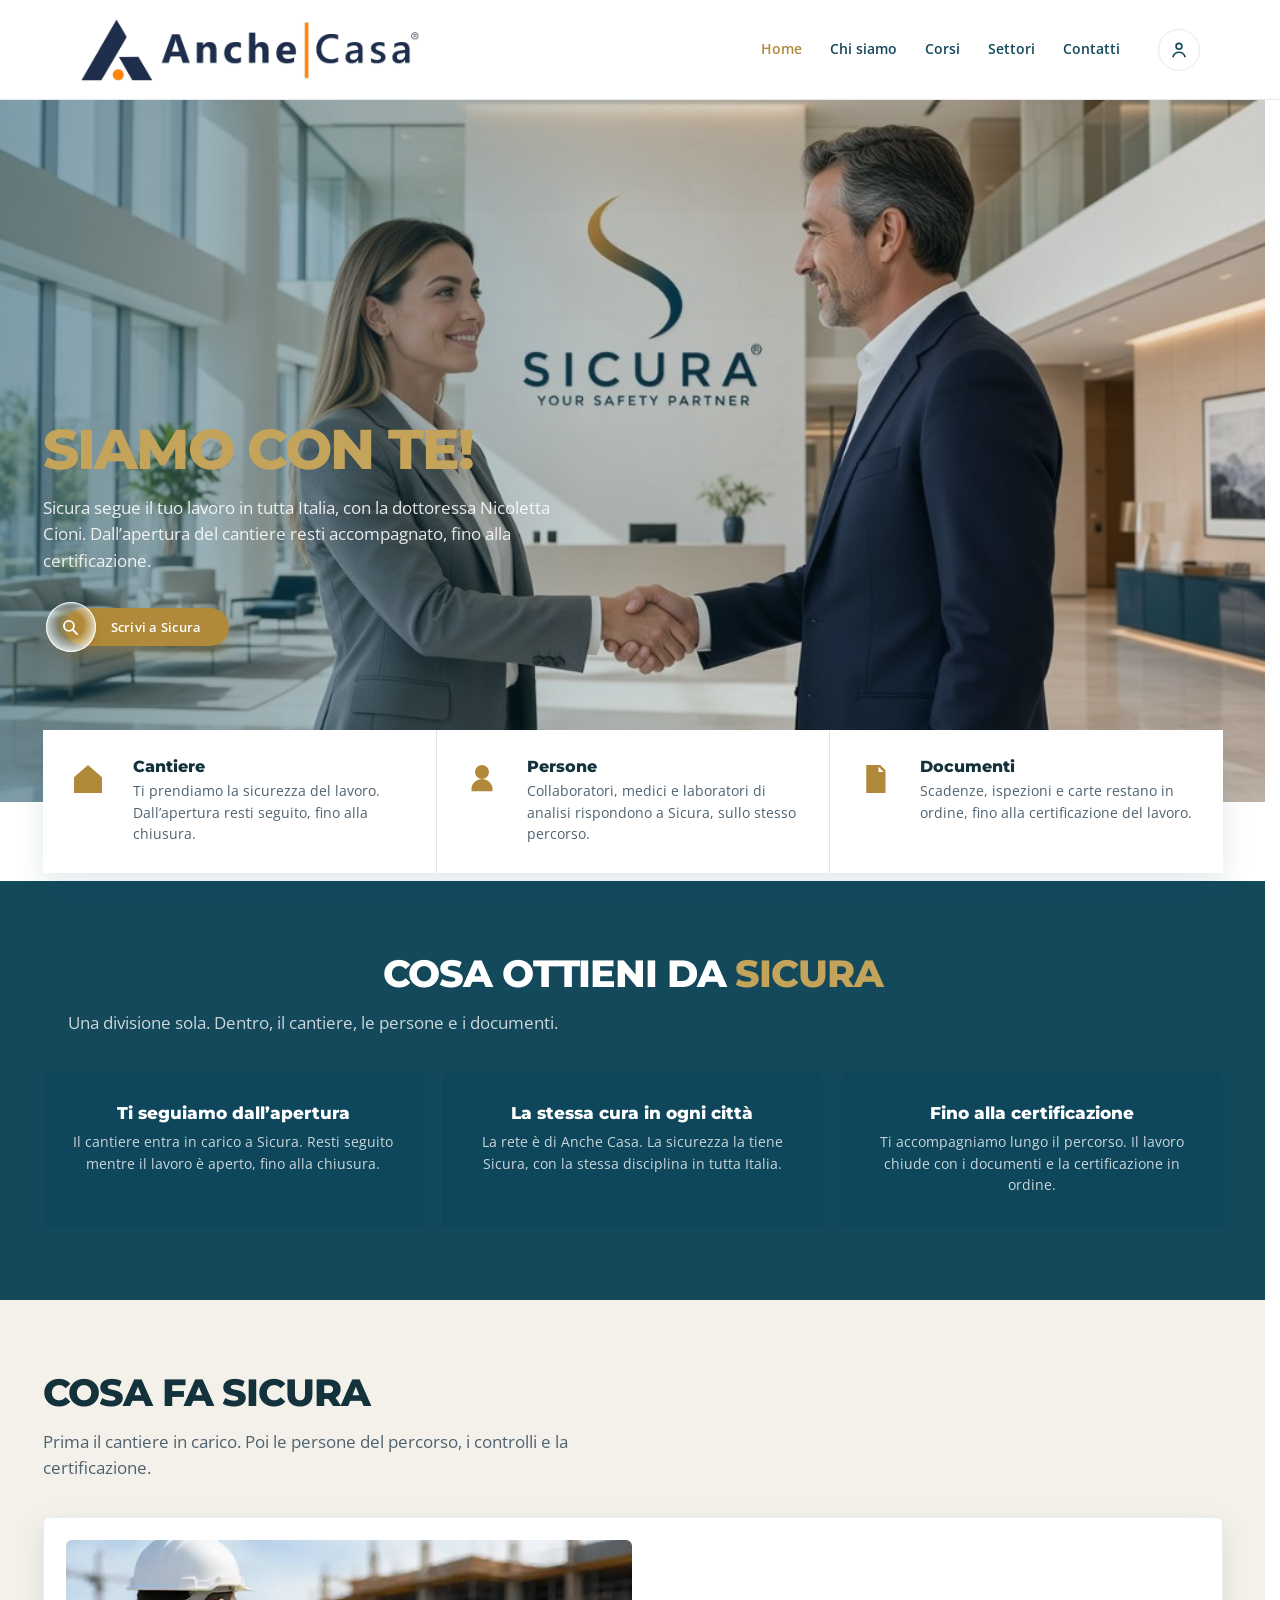
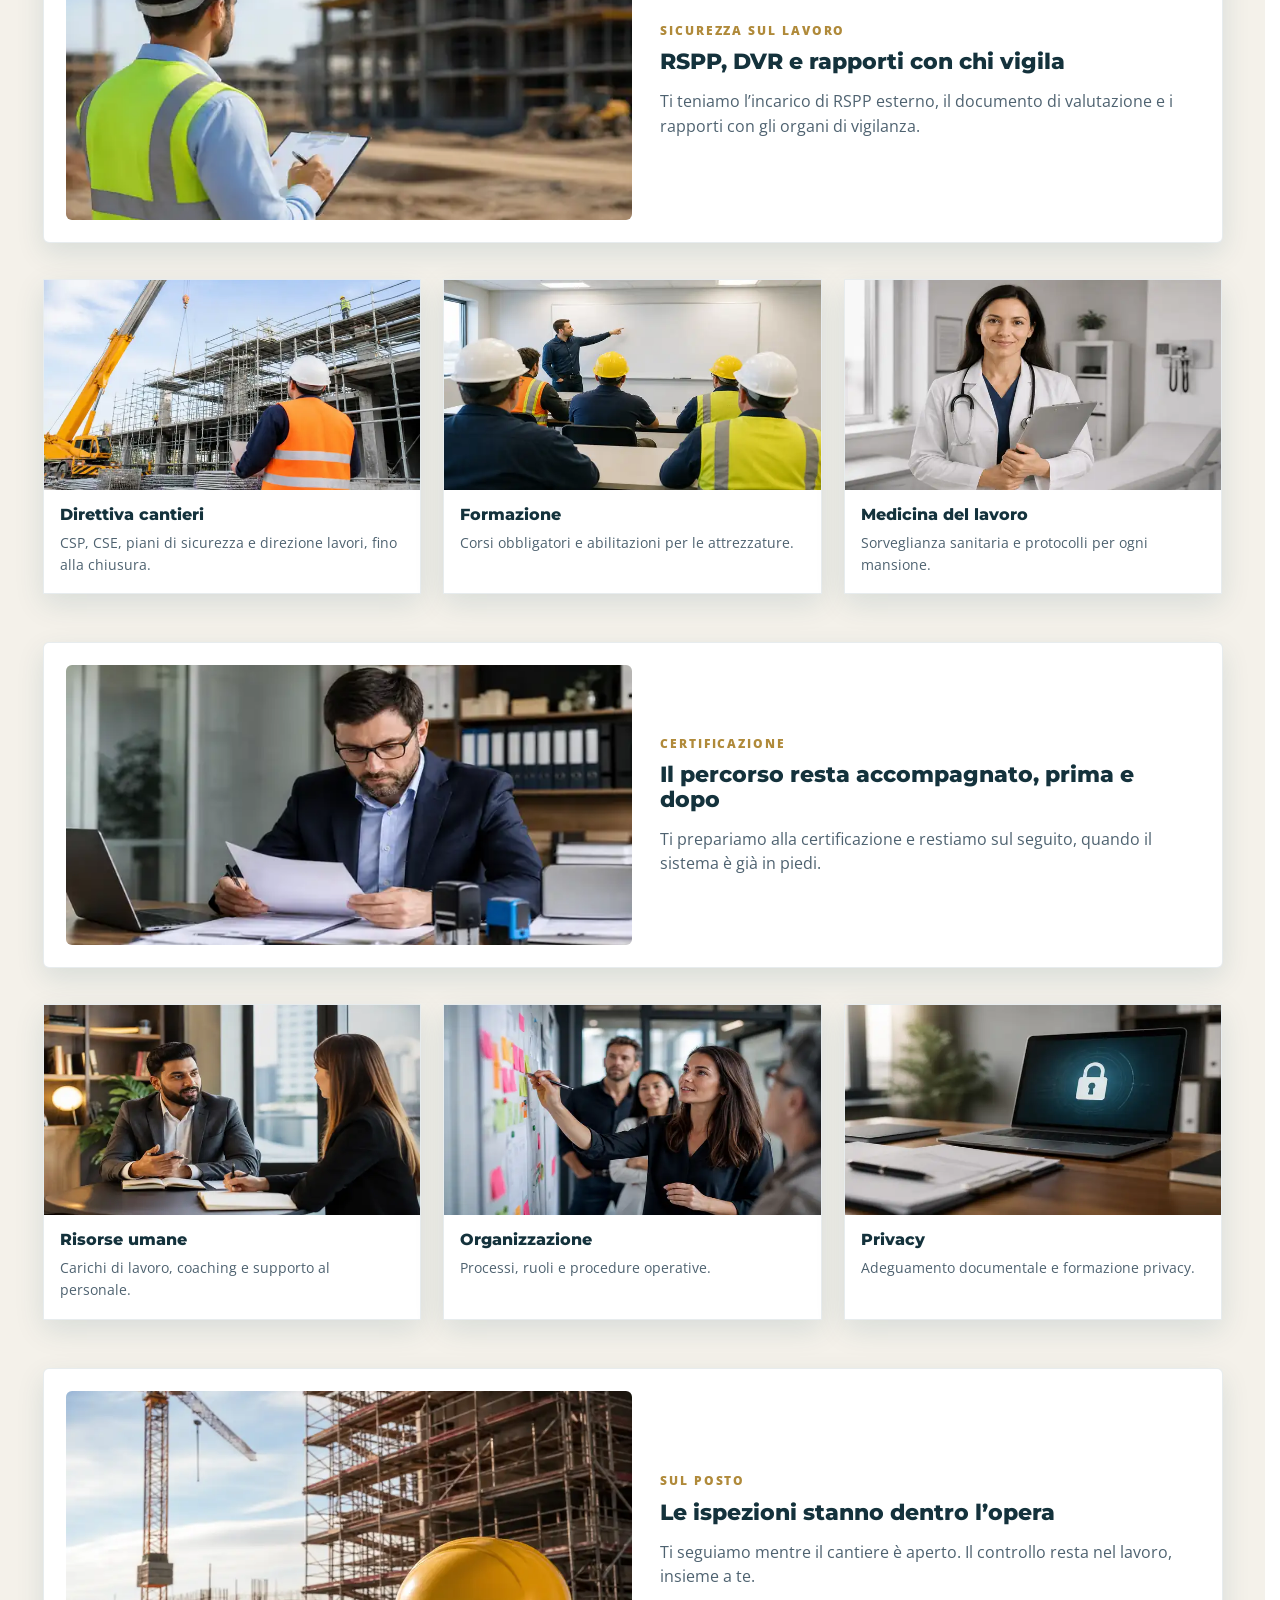
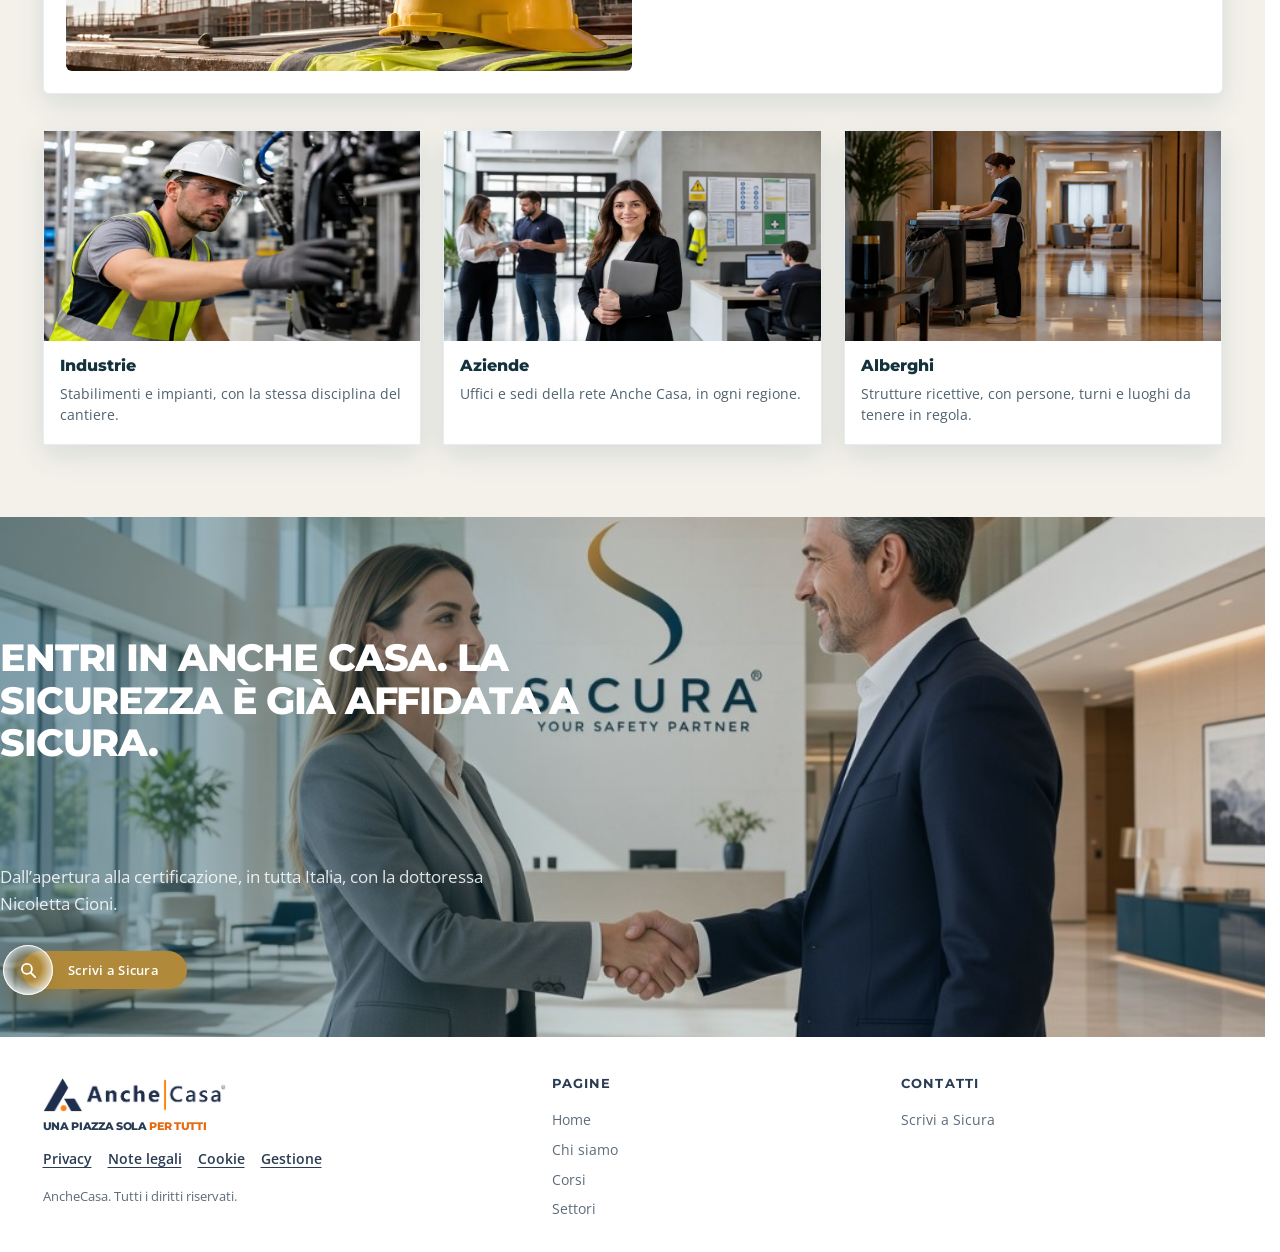
<file: index.html>
<!DOCTYPE html>
<html lang="it" prefix="og: https://ogp.me/ns#">
<head>
  <meta charset="UTF-8" />
  <meta name="viewport" content="width=device-width, initial-scale=1, viewport-fit=cover" />
  <title>Sicura S.r.l. · Partner Anche Casa</title>
  <meta name="description" content="Sicura segue la sicurezza del cantiere in tutta Italia, con la dottoressa Nicoletta Cioni, fino alla certificazione." />
  <meta property="og:title" content="Sicura S.r.l. · Partner Anche Casa" />
  <meta property="og:description" content="Sicura segue la sicurezza del cantiere in tutta Italia, fino alla certificazione." />
  <meta property="og:image" content="https://sicura-212.pages.dev/assets/hero-sicura.jpg" />
  <meta property="og:image:type" content="image/jpeg" />
  <meta property="og:image:alt" content="Sicura, Your Safety Partner" />
  <meta property="og:url" content="https://www.sicura.anchecasa.it/" />
  <meta property="og:type" content="website" />
  <meta property="og:locale" content="it_IT" />
  <meta property="og:site_name" content="Sicura" />
  <link rel="preconnect" href="https://fonts.googleapis.com" />
  <link rel="preconnect" href="https://fonts.gstatic.com" crossorigin />
  <link href="https://fonts.googleapis.com/css2?family=Montserrat:wght@600;700;800&family=Open+Sans:wght@400;600;700&display=swap" rel="stylesheet" />
  <link rel="stylesheet" href="assets/site.css?v=31" />
  <link rel="stylesheet" href="assets/home-az.css?v=32" />
</head>
<body class="az-home pagina-home">
  <header class="site-header">
    <div class="wrap nav">
      <div class="brand">
        <a href="https://www.anchecasa.it/" aria-label="AncheCasa, vai al sito">
          <img class="anche" src="assets/anchecasa-orizzontale.png?v=1" alt="Anche Casa" />
        </a>
      </div>
      <nav class="nav-links" id="menu">
        <a href="index.html">Home</a>
        <a href="chi-siamo.html">Chi siamo</a>
        <a href="corsi.html">Corsi</a>
        <a href="progetti.html">Settori</a>
        <a href="contatti.html">Contatti</a>
      </nav>
      <button class="burger" id="burger" aria-label="Menu"><span></span><span></span><span></span></button>
    </div>
  </header>

  <main>
    <section class="az-hero">
      <img class="az-hero-bg" src="assets/hero-sicura.jpg" alt="">
      <div class="wrap">
        <p class="kicker hero-ghost" aria-hidden="true">Sicura</p>
        <h1><span class="hero-ghost" aria-hidden="true">La sicurezza del cantiere.<br>Poi la</span><br><span class="accent">Siamo con te!</span></h1>
        <p class="lead">Sicura segue il tuo lavoro in tutta Italia, con la dottoressa Nicoletta Cioni. Dall’apertura del cantiere resti accompagnato, fino alla certificazione.</p>
        <a class="btn-lente" href="contatti.html#contact-form">
          <span class="btn-lente-orb" aria-hidden="true">
            <svg viewBox="0 0 24 24" width="21" height="21" fill="none">
              <circle cx="10.2" cy="10.2" r="5.7" stroke="#fff" stroke-width="2.1"/>
              <path d="M14.5 14.5 L19.6 19.6" stroke="#fff" stroke-width="2.1" stroke-linecap="round"/>
            </svg>
          </span>
          Scrivi a Sicura
        </a>
      </div>
    </section>

    <div class="az-strip-wrap">
      <div class="wrap az-strip">
        <article>
          <svg viewBox="0 0 48 48" fill="none" aria-hidden="true"><path d="M8 22 L24 8 L40 22 V40 H8 Z" fill="currentColor"/></svg>
          <div>
            <h3>Cantiere</h3>
            <p>Ti prendiamo la sicurezza del lavoro. Dall’apertura resti seguito, fino alla chiusura.</p>
          </div>
        </article>
        <article>
          <svg viewBox="0 0 48 48" fill="none" aria-hidden="true"><path d="M24 8a8 8 0 1 1 0 16 8 8 0 0 1 0-16zm-12 26c1.2-6 6-10 12-10s10.8 4 12 10v4H12v-4z" fill="currentColor"/></svg>
          <div>
            <h3>Persone</h3>
            <p>Collaboratori, medici e laboratori di analisi rispondono a Sicura, sullo stesso percorso.</p>
          </div>
        </article>
        <article>
          <svg viewBox="0 0 48 48" fill="none" aria-hidden="true"><path d="M14 8h16l6 6v26H14V8zm14 2v6h6" fill="currentColor"/></svg>
          <div>
            <h3>Documenti</h3>
            <p>Scadenze, ispezioni e carte restano in ordine, fino alla certificazione del lavoro.</p>
          </div>
        </article>
      </div>
    </div>

    <section class="az-band petrolio">
      <div class="wrap">
        <div class="az-band-head center">
          <h2>Cosa ottieni da <span class="accent">Sicura</span></h2>
          <p class="lead">Una divisione sola. Dentro, il cantiere, le persone e i documenti.</p>
        </div>
        <div class="az-why">
          <article>
            <h3>Ti seguiamo dall’apertura</h3>
            <p>Il cantiere entra in carico a Sicura. Resti seguito mentre il lavoro è aperto, fino alla chiusura.</p>
          </article>
          <article>
            <h3>La stessa cura in ogni città</h3>
            <p>La rete è di Anche Casa. La sicurezza la tiene Sicura, con la stessa disciplina in tutta Italia.</p>
          </article>
          <article>
            <h3>Fino alla certificazione</h3>
            <p>Ti accompagniamo lungo il percorso. Il lavoro chiude con i documenti e la certificazione in ordine.</p>
          </article>
        </div>
      </div>
    </section>

    <section class="az-band carta">
      <div class="wrap">
        <div class="az-band-head">
          <h2>Cosa fa Sicura</h2>
          <p class="lead">Prima il cantiere in carico. Poi le persone del percorso, i controlli e la certificazione.</p>
        </div>
        <div class="az-how-list">
          <article class="az-how">
            <img src="assets/svc-sicurezza.webp?v=2" alt="Sicurezza sul lavoro in sede">
            <div>
              <small>Sicurezza sul lavoro</small>
              <h3>RSPP, DVR e rapporti con chi vigila</h3>
              <p>Ti teniamo l’incarico di RSPP esterno, il documento di valutazione e i rapporti con gli organi di vigilanza.</p>
            </div>
          </article>
        </div>
        <div class="az-shots">
          <article class="az-shot">
            <img src="assets/svc-cantieri.webp?v=2" alt="Coordinamento della sicurezza in cantiere">
            <h3>Direttiva cantieri</h3>
            <p>CSP, CSE, piani di sicurezza e direzione lavori, fino alla chiusura.</p>
          </article>
          <article class="az-shot">
            <img src="assets/svc-formazione.webp?v=2" alt="Formazione del personale">
            <h3>Formazione</h3>
            <p>Corsi obbligatori e abilitazioni per le attrezzature.</p>
          </article>
          <article class="az-shot">
            <img src="assets/svc-medicina.webp?v=2" alt="Medicina del lavoro">
            <h3>Medicina del lavoro</h3>
            <p>Sorveglianza sanitaria e protocolli per ogni mansione.</p>
          </article>
        </div>
        <div class="az-how-list">
          <article class="az-how">
            <img src="assets/svc-certificazioni.webp?v=2" alt="Percorso di certificazione">
            <div>
              <small>Certificazione</small>
              <h3>Il percorso resta accompagnato, prima e dopo</h3>
              <p>Ti prepariamo alla certificazione e restiamo sul seguito, quando il sistema è già in piedi.</p>
            </div>
          </article>
        </div>
        <div class="az-shots">
          <article class="az-shot">
            <img src="assets/svc-hr.webp?v=2" alt="Supporto alle persone in azienda">
            <h3>Risorse umane</h3>
            <p>Carichi di lavoro, coaching e supporto al personale.</p>
          </article>
          <article class="az-shot">
            <img src="assets/svc-organizzazione.webp?v=2" alt="Organizzazione dei processi">
            <h3>Organizzazione</h3>
            <p>Processi, ruoli e procedure operative.</p>
          </article>
          <article class="az-shot">
            <img src="assets/svc-privacy.webp?v=2" alt="Privacy e documenti">
            <h3>Privacy</h3>
            <p>Adeguamento documentale e formazione privacy.</p>
          </article>
        </div>
        <div class="az-how-list">
          <article class="az-how">
            <img src="assets/cat-cantieri.webp" alt="Cantiere seguito da Sicura">
            <div>
              <small>Sul posto</small>
              <h3>Le ispezioni stanno dentro l’opera</h3>
              <p>Ti seguiamo mentre il cantiere è aperto. Il controllo resta nel lavoro, insieme a te.</p>
            </div>
          </article>
        </div>
        <div class="az-shots">
          <article class="az-shot">
            <img src="assets/cat-industrie.webp" alt="Stabilimento industriale">
            <h3>Industrie</h3>
            <p>Stabilimenti e impianti, con la stessa disciplina del cantiere.</p>
          </article>
          <article class="az-shot">
            <img src="assets/cat-aziende.webp" alt="Sede aziendale">
            <h3>Aziende</h3>
            <p>Uffici e sedi della rete Anche Casa, in ogni regione.</p>
          </article>
          <article class="az-shot">
            <img src="assets/cat-alberghi.webp" alt="Struttura ricettiva">
            <h3>Alberghi</h3>
            <p>Strutture ricettive, con persone, turni e luoghi da tenere in regola.</p>
          </article>
        </div>
      </div>
    </section>

    <section class="az-talk">
      <img class="az-talk-bg" src="assets/hero-sicura.jpg" alt="">
      <div class="wrap">
        <div class="talk-copy">
          <h2>Entri in Anche Casa. La sicurezza è già affidata a Sicura.</h2>
          <p class="lead">Dall’apertura alla certificazione, in tutta Italia, con la dottoressa Nicoletta Cioni.</p>
          <a class="btn-lente" href="contatti.html#contact-form">
          <span class="btn-lente-orb" aria-hidden="true">
            <svg viewBox="0 0 24 24" width="21" height="21" fill="none">
              <circle cx="10.2" cy="10.2" r="5.7" stroke="#fff" stroke-width="2.1"/>
              <path d="M14.5 14.5 L19.6 19.6" stroke="#fff" stroke-width="2.1" stroke-linecap="round"/>
            </svg>
          </span>
          Scrivi a Sicura
        </a>
        </div>
      </div>
    </section>
  </main>

  <div id="ac-footer"></div>
  <script src="assets/site.js?v=20"></script>
</body>
</html>
</file>
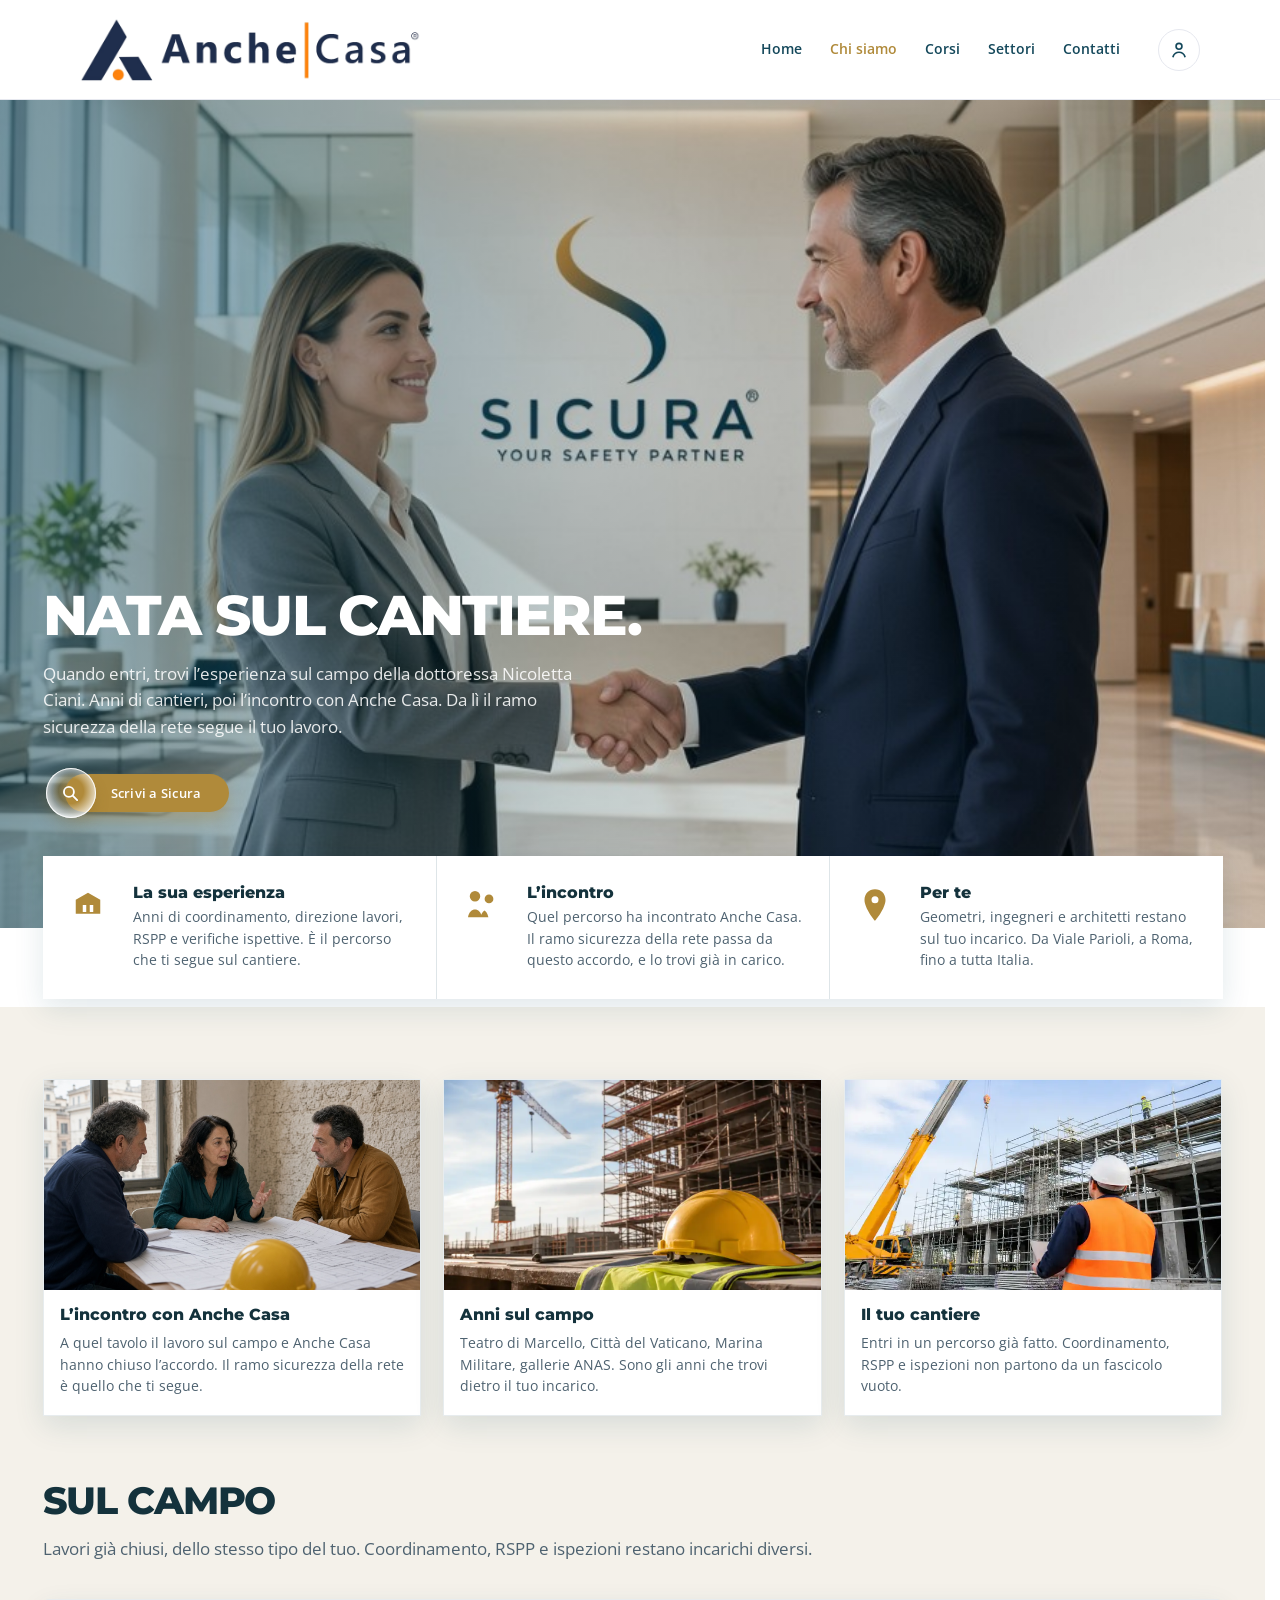
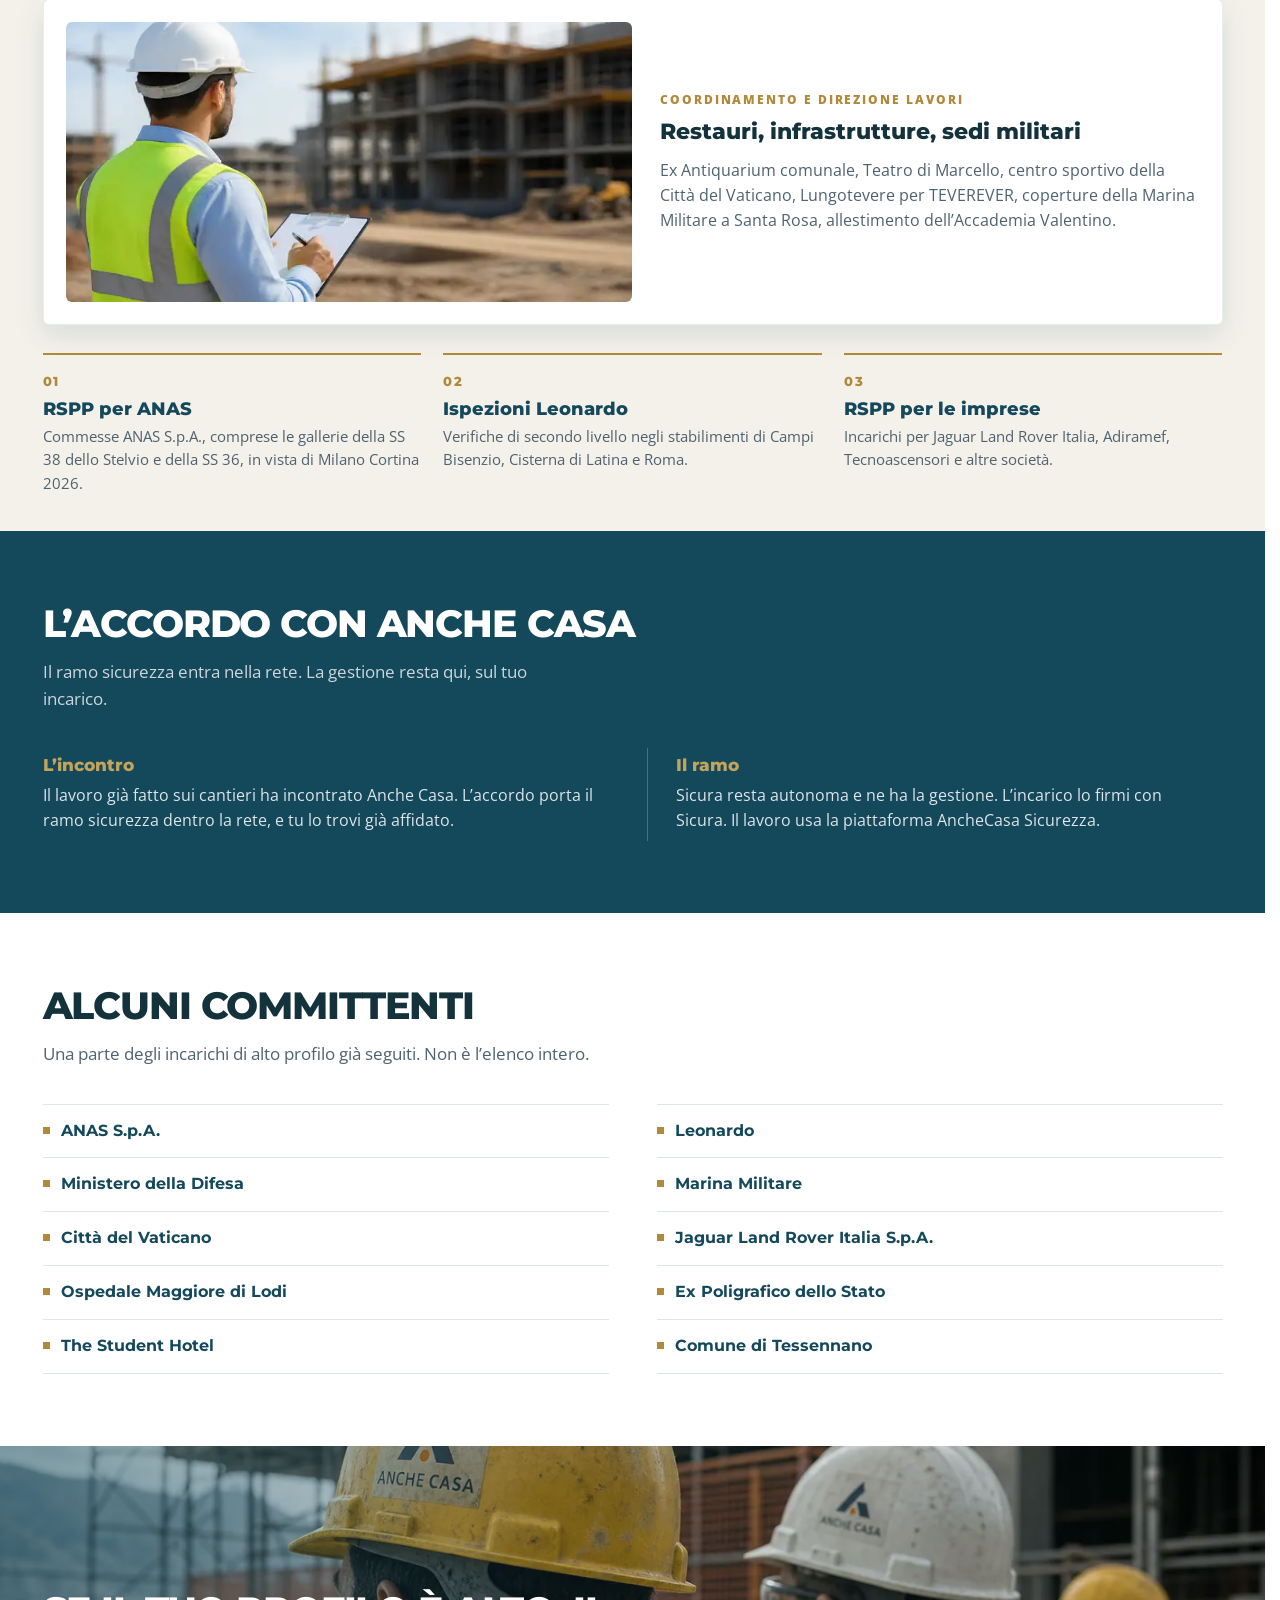
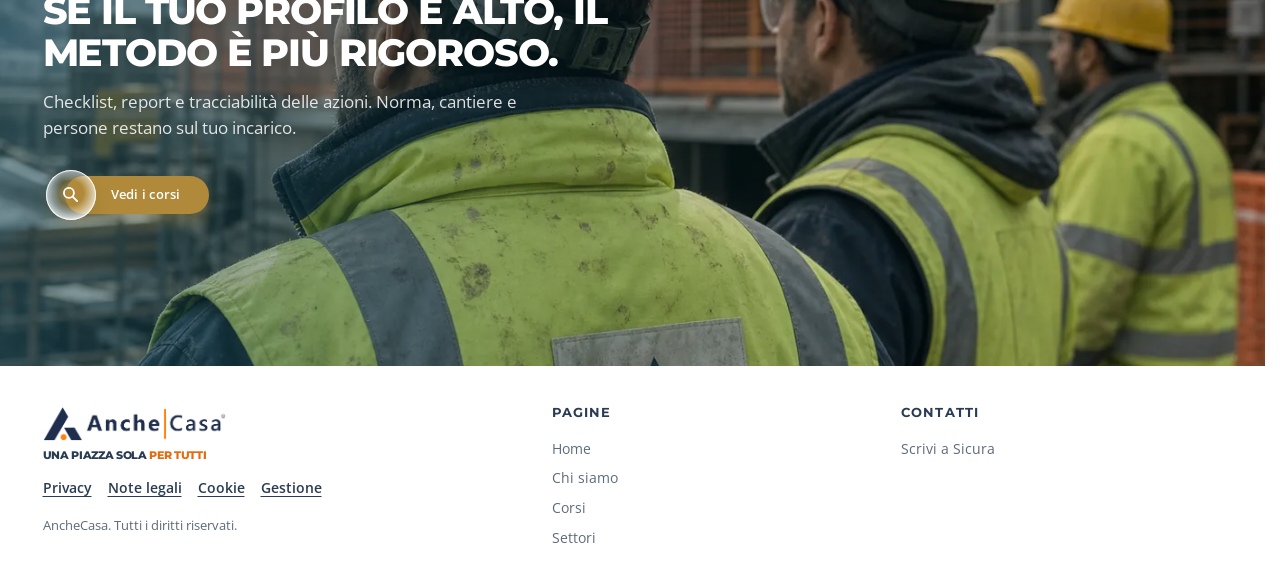
<file: chi-siamo.html>
<!DOCTYPE html>
<html lang="it">
<head>
  <meta charset="UTF-8" />
  <meta name="viewport" content="width=device-width, initial-scale=1, viewport-fit=cover" />
  <title>Chi siamo · Sicura</title>
  <meta name="description" content="L’esperienza sul campo della dottoressa Nicoletta Ciani e l’incontro con Anche Casa. Il ramo sicurezza della rete, per il tuo incarico." />
  <link rel="preconnect" href="https://fonts.googleapis.com" />
  <link rel="preconnect" href="https://fonts.gstatic.com" crossorigin />
  <link href="https://fonts.googleapis.com/css2?family=Montserrat:wght@600;700;800&family=Open+Sans:wght@400;600;700&display=swap" rel="stylesheet" />
  <link rel="stylesheet" href="assets/site.css?v=31" />
  <link rel="stylesheet" href="assets/home-az.css?v=32" />
  <link rel="stylesheet" href="assets/pagine.css?v=11" />
</head>
<body class="az-home pagina-chi">
  <header class="site-header">
    <div class="wrap nav">
      <div class="brand">
        <a href="https://www.anchecasa.it/" aria-label="AncheCasa, vai al sito">
          <img class="anche" src="assets/anchecasa-orizzontale.png?v=1" alt="Anche Casa" />
        </a>
      </div>
      <nav class="nav-links" id="menu">
        <a href="index.html">Home</a>
        <a href="chi-siamo.html">Chi siamo</a>
        <a href="corsi.html">Corsi</a>
        <a href="progetti.html">Settori</a>
        <a href="contatti.html">Contatti</a>
      </nav>
      <button class="burger" id="burger" aria-label="Menu"><span></span><span></span><span></span></button>
    </div>
  </header>
  <main>
    <section class="az-hero">
      <img class="az-hero-bg" src="assets/hero-sicura.jpg" alt="">
      <div class="wrap">
        <h1>Nata sul cantiere.</h1>
        <p class="lead">Quando entri, trovi l’esperienza sul campo della dottoressa Nicoletta Ciani. Anni di cantieri, poi l’incontro con Anche Casa. Da lì il ramo sicurezza della rete segue il tuo lavoro.</p>
        <a class="btn-lente" href="contatti.html#contact-form">
          <span class="btn-lente-orb" aria-hidden="true">
            <svg viewBox="0 0 24 24" width="21" height="21" fill="none">
              <circle cx="10.2" cy="10.2" r="5.7" stroke="#fff" stroke-width="2.1"/>
              <path d="M14.5 14.5 L19.6 19.6" stroke="#fff" stroke-width="2.1" stroke-linecap="round"/>
            </svg>
          </span>
          Scrivi a Sicura
        </a>
      </div>
    </section>

    <div class="az-strip-wrap">
      <div class="wrap az-strip">
        <article>
          <svg viewBox="0 0 48 48" fill="none" aria-hidden="true"><path d="M10 34V18l14-8 14 8v16H10zm8-2h4v-8h-4v8zm8 0h4v-8h-4v8z" fill="currentColor"/></svg>
          <div>
            <h3>La sua esperienza</h3>
            <p>Anni di coordinamento, direzione lavori, RSPP e verifiche ispettive. È il percorso che ti segue sul cantiere.</p>
          </div>
        </article>
        <article>
          <svg viewBox="0 0 48 48" fill="none" aria-hidden="true"><path d="M16 20a6 6 0 1 1 0-12 6 6 0 0 1 0 12zm16 2a5 5 0 1 1 0-10 5 5 0 0 1 0 10zM8 38c.8-6 4.6-9 8-9s7.2 3 8 9H8zm14.5 0c.4-3.2 2-6 4.2-7.6 1.6 1 3.6 2.8 4.6 7.6h-8.8z" fill="currentColor"/></svg>
          <div>
            <h3>L’incontro</h3>
            <p>Quel percorso ha incontrato Anche Casa. Il ramo sicurezza della rete passa da questo accordo, e lo trovi già in carico.</p>
          </div>
        </article>
        <article>
          <svg viewBox="0 0 48 48" fill="none" aria-hidden="true"><path d="M24 6c-7 0-12 5.2-12 12.2C12 28 24 42 24 42s12-14 12-23.8C36 11.2 31 6 24 6zm0 16a4 4 0 1 1 0-8 4 4 0 0 1 0 8z" fill="currentColor"/></svg>
          <div>
            <h3>Per te</h3>
            <p>Geometri, ingegneri e architetti restano sul tuo incarico. Da Viale Parioli, a Roma, fino a tutta Italia.</p>
          </div>
        </article>
      </div>
    </div>

    <section class="az-band carta chi-card">
      <div class="wrap">
        <div class="az-shots">
          <article class="az-shot">
            <img src="assets/chi-incontro.jpg?v=1" alt="Incontro sui disegni di cantiere">
            <h3>L’incontro con Anche Casa</h3>
            <p>A quel tavolo il lavoro sul campo e Anche Casa hanno chiuso l’accordo. Il ramo sicurezza della rete è quello che ti segue.</p>
          </article>
          <article class="az-shot">
            <img src="assets/cat-cantieri.webp" alt="Cantiere aperto">
            <h3>Anni sul campo</h3>
            <p>Teatro di Marcello, Città del Vaticano, Marina Militare, gallerie ANAS. Sono gli anni che trovi dietro il tuo incarico.</p>
          </article>
          <article class="az-shot">
            <img src="assets/svc-cantieri.webp" alt="Coordinamento in cantiere">
            <h3>Il tuo cantiere</h3>
            <p>Entri in un percorso già fatto. Coordinamento, RSPP e ispezioni non partono da un fascicolo vuoto.</p>
          </article>
        </div>
      </div>
    </section>

    <section class="az-band carta">
      <div class="wrap">
        <div class="az-band-head">
          <h2>Sul campo</h2>
          <p class="lead ink">Lavori già chiusi, dello stesso tipo del tuo. Coordinamento, RSPP e ispezioni restano incarichi diversi.</p>
        </div>
        <div class="az-how-list">
          <article class="az-how">
            <img src="assets/svc-sicurezza.webp" alt="Tecnico Sicura in cantiere">
            <div>
              <small>Coordinamento e direzione lavori</small>
              <h3>Restauri, infrastrutture, sedi militari</h3>
              <p>Ex Antiquarium comunale, Teatro di Marcello, centro sportivo della Città del Vaticano, Lungotevere per TEVEREVER, coperture della Marina Militare a Santa Rosa, allestimento dell’Accademia Valentino.</p>
            </div>
          </article>
        </div>
        <div class="chi-ruoli">
          <article>
            <span>01</span>
            <h3>RSPP per ANAS</h3>
            <p>Commesse ANAS S.p.A., comprese le gallerie della SS 38 dello Stelvio e della SS 36, in vista di Milano Cortina 2026.</p>
          </article>
          <article>
            <span>02</span>
            <h3>Ispezioni Leonardo</h3>
            <p>Verifiche di secondo livello negli stabilimenti di Campi Bisenzio, Cisterna di Latina e Roma.</p>
          </article>
          <article>
            <span>03</span>
            <h3>RSPP per le imprese</h3>
            <p>Incarichi per Jaguar Land Rover Italia, Adiramef, Tecnoascensori e altre società.</p>
          </article>
        </div>
      </div>
    </section>

    <section class="az-band petrolio">
      <div class="wrap">
        <div class="az-band-head">
          <h2>L’accordo con Anche Casa</h2>
          <p class="lead">Il ramo sicurezza entra nella rete. La gestione resta qui, sul tuo incarico.</p>
        </div>
        <div class="chi-patto">
          <article>
            <h3>L’incontro</h3>
            <p>Il lavoro già fatto sui cantieri ha incontrato Anche Casa. L’accordo porta il ramo sicurezza dentro la rete, e tu lo trovi già affidato.</p>
          </article>
          <article>
            <h3>Il ramo</h3>
            <p>Sicura resta autonoma e ne ha la gestione. L’incarico lo firmi con Sicura. Il lavoro usa la piattaforma AncheCasa Sicurezza.</p>
          </article>
        </div>
      </div>
    </section>

    <section class="az-band chi-clienti">
      <div class="wrap">
        <div class="az-band-head">
          <h2>Alcuni committenti</h2>
          <p class="lead ink">Una parte degli incarichi di alto profilo già seguiti. Non è l’elenco intero.</p>
        </div>
        <ul>
          <li>ANAS S.p.A.</li>
          <li>Leonardo</li>
          <li>Ministero della Difesa</li>
          <li>Marina Militare</li>
          <li>Città del Vaticano</li>
          <li>Jaguar Land Rover Italia S.p.A.</li>
          <li>Ospedale Maggiore di Lodi</li>
          <li>Ex Poligrafico dello Stato</li>
          <li>The Student Hotel</li>
          <li>Comune di Tessennano</li>
        </ul>
      </div>
    </section>

    <section class="az-talk">
      <img class="az-talk-bg" src="assets/bg-cantiere-elmetti.webp" alt="">
      <div class="wrap">
        <div class="talk-copy">
          <h2>Se il tuo profilo è alto, il metodo è più rigoroso.</h2>
          <p class="lead">Checklist, report e tracciabilità delle azioni. Norma, cantiere e persone restano sul tuo incarico.</p>
          <a class="btn-lente" href="corsi.html">
            <span class="btn-lente-orb" aria-hidden="true">
              <svg viewBox="0 0 24 24" width="21" height="21" fill="none">
                <circle cx="10.2" cy="10.2" r="5.7" stroke="#fff" stroke-width="2.1"/>
                <path d="M14.5 14.5 L19.6 19.6" stroke="#fff" stroke-width="2.1" stroke-linecap="round"/>
              </svg>
            </span>
            Vedi i corsi
          </a>
        </div>
      </div>
    </section>
  </main>
  <div id="ac-footer"></div>
  <script src="assets/site.js?v=20"></script>
</body>
</html>
</file>
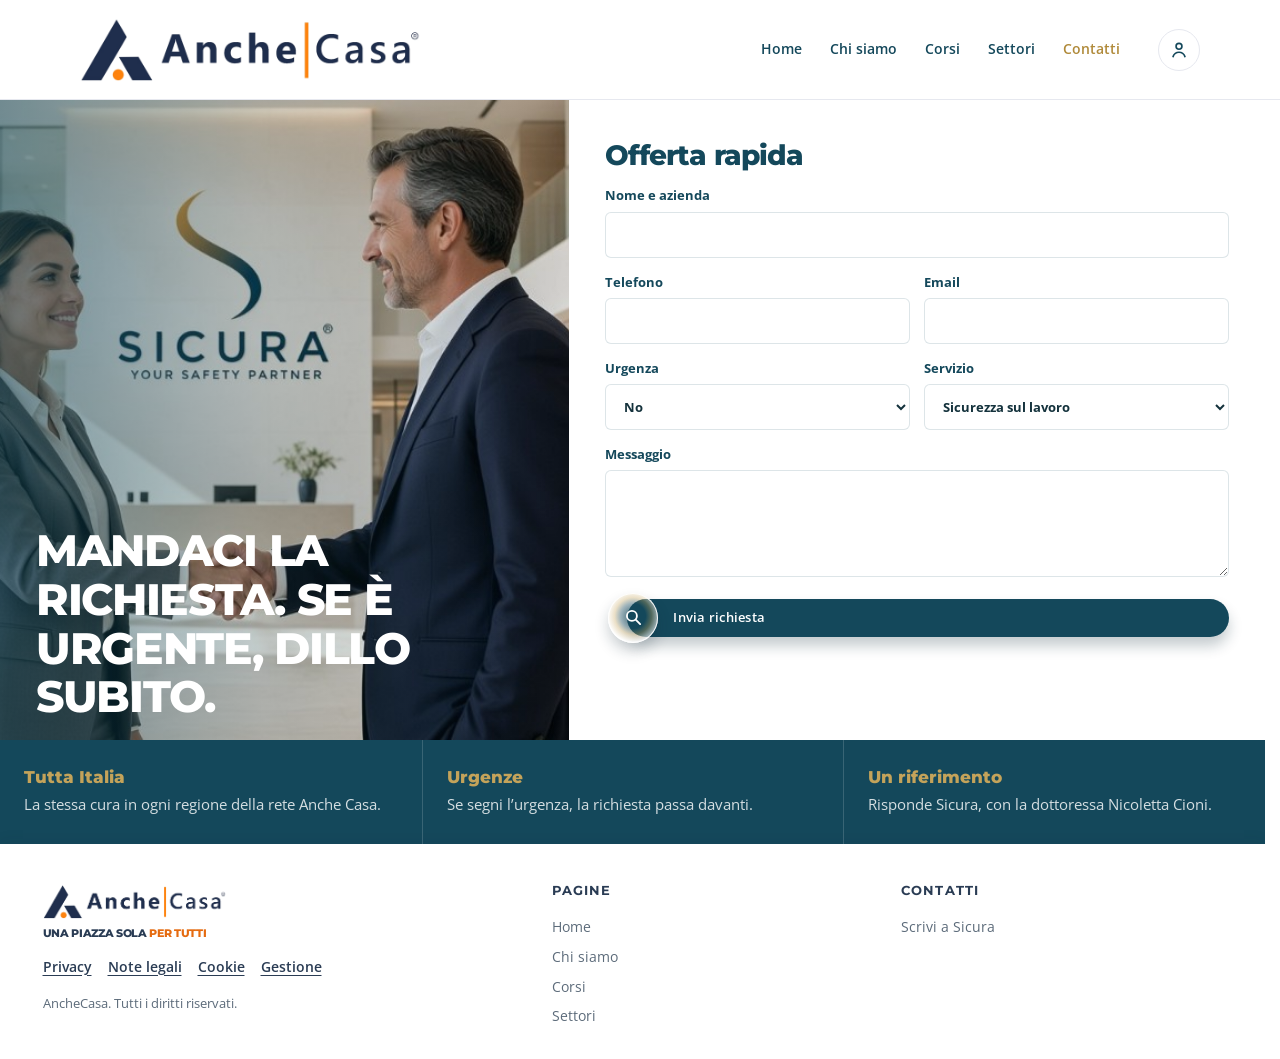
<file: contatti.html>
<!DOCTYPE html>
<html lang="it">
<head>
  <meta charset="UTF-8" />
  <meta name="viewport" content="width=device-width, initial-scale=1, viewport-fit=cover" />
  <title>Contatti · Sicura S.r.l.</title>
  <meta name="description" content="Scrivi a Sicura per un’offerta. Se hai un’urgenza, segnalala nel modulo." />
  <link rel="preconnect" href="https://fonts.googleapis.com" />
  <link rel="preconnect" href="https://fonts.gstatic.com" crossorigin />
  <link href="https://fonts.googleapis.com/css2?family=Montserrat:wght@600;700;800&family=Open+Sans:wght@400;600;700&display=swap" rel="stylesheet" />
  <link rel="stylesheet" href="assets/site.css?v=31" />
  <link rel="stylesheet" href="assets/home-az.css?v=32" />
  <link rel="stylesheet" href="assets/pagine.css?v=15" />
</head>
<body class="az-home pagina-contatti">
  <header class="site-header">
    <div class="wrap nav">
      <div class="brand">
        <a href="https://www.anchecasa.it/" aria-label="AncheCasa, vai al sito">
          <img class="anche" src="assets/anchecasa-orizzontale.png?v=1" alt="Anche Casa" />
        </a>
      </div>
      <nav class="nav-links" id="menu">
        <a href="index.html">Home</a>
        <a href="chi-siamo.html">Chi siamo</a>
        <a href="corsi.html">Corsi</a>
        <a href="progetti.html">Settori</a>
        <a href="contatti.html">Contatti</a>
      </nav>
      <button class="burger" id="burger" aria-label="Menu"><span></span><span></span><span></span></button>
    </div>
  </header>
  <main>
    <section class="con-split">
      <div class="con-lato fondo-scuro">
        <img src="assets/hero-sicura.jpg" alt="">
        <div class="testo">
          <h1>Mandaci la richiesta. Se è urgente, dillo subito.</h1>
        </div>
      </div>
      <div class="con-form">
        <h2>Offerta rapida</h2>
        <form class="con-campi" id="contact-form">
          <label>Nome e azienda
            <input name="nome_azienda" required />
          </label>
          <div class="due">
            <label>Telefono
              <input name="telefono" type="tel" />
            </label>
            <label>Email
              <input name="email" type="email" required />
            </label>
          </div>
          <div class="due">
            <label>Urgenza
              <select name="urgenza">
                <option>No</option>
                <option>Sì, è urgente</option>
              </select>
            </label>
            <label>Servizio
              <select name="servizio">
                <option>Sicurezza sul lavoro</option>
                <option>Direttiva cantieri</option>
                <option>Formazione</option>
                <option>Medicina del lavoro</option>
                <option>Certificazioni</option>
                <option>Risorse umane</option>
                <option>Organizzazione</option>
                <option>Privacy</option>
              </select>
            </label>
          </div>
          <label>Messaggio
            <textarea name="messaggio" rows="4"></textarea>
          </label>
          <button class="btn-lente" type="submit">
            <span class="btn-lente-orb" aria-hidden="true">
              <svg viewBox="0 0 24 24" width="21" height="21" fill="none">
                <circle cx="10.2" cy="10.2" r="5.7" stroke="#fff" stroke-width="2.1"/>
                <path d="M14.5 14.5 L19.6 19.6" stroke="#fff" stroke-width="2.1" stroke-linecap="round"/>
              </svg>
            </span>
            Invia richiesta
          </button>
          <p class="form-note" id="contact-ok">Apertura della mail verso Sicura.</p>
        </form>
      </div>
    </section>
    <section class="con-fatti">
      <article>
        <h3>Tutta Italia</h3>
        <p>La stessa cura in ogni regione della rete Anche Casa.</p>
      </article>
      <article>
        <h3>Urgenze</h3>
        <p>Se segni l’urgenza, la richiesta passa davanti.</p>
      </article>
      <article>
        <h3>Un riferimento</h3>
        <p>Risponde Sicura, con la dottoressa Nicoletta Cioni.</p>
      </article>
    </section>
  </main>
  <div id="ac-footer"></div>
  <script src="assets/site.js?v=20"></script>
</body>
</html>
</file>
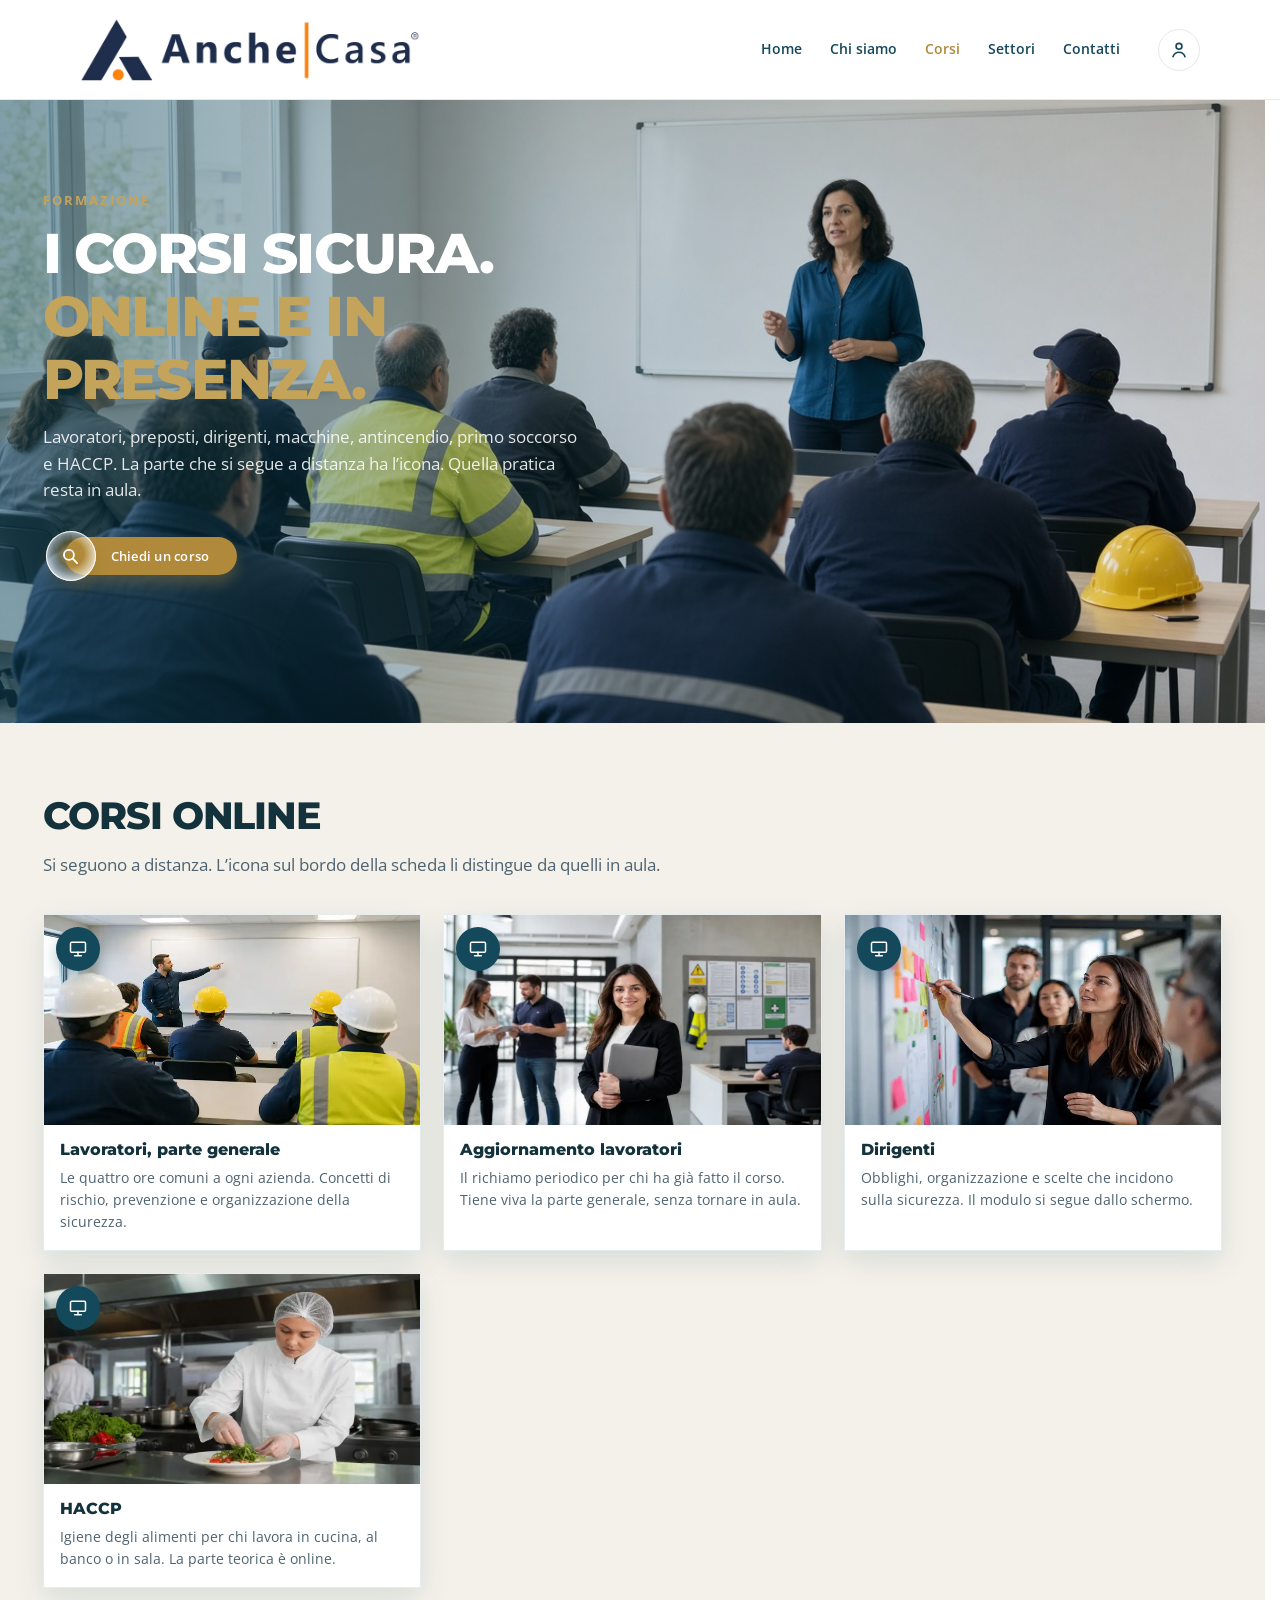
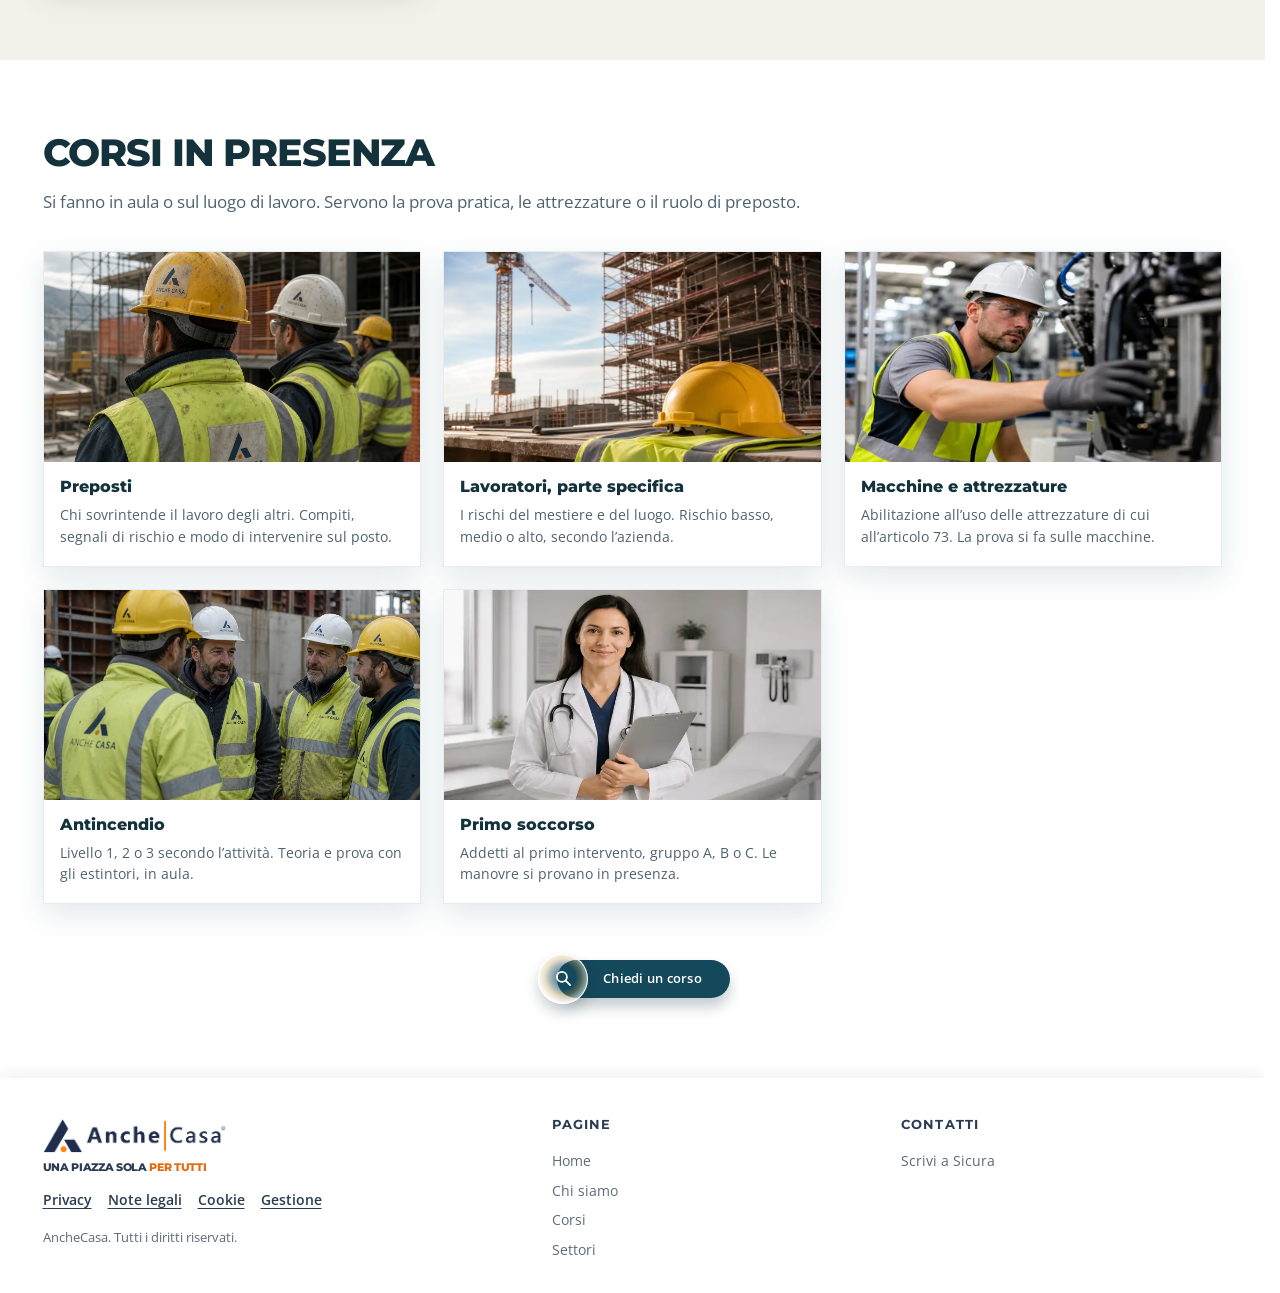
<file: corsi.html>
<!DOCTYPE html>
<html lang="it">
<head>
  <meta charset="UTF-8" />
  <meta name="viewport" content="width=device-width, initial-scale=1, viewport-fit=cover" />
  <title>Corsi · Sicura S.r.l.</title>
  <meta name="description" content="Corsi Sicura online e in presenza: lavoratori, preposti, dirigenti, macchine, antincendio, primo soccorso e HACCP." />
  <link rel="preconnect" href="https://fonts.googleapis.com" />
  <link rel="preconnect" href="https://fonts.gstatic.com" crossorigin />
  <link href="https://fonts.googleapis.com/css2?family=Montserrat:wght@600;700;800&family=Open+Sans:wght@400;600;700&display=swap" rel="stylesheet" />
  <link rel="stylesheet" href="assets/site.css?v=31" />
  <link rel="stylesheet" href="assets/home-az.css?v=32" />
  <link rel="stylesheet" href="assets/pagine.css?v=9" />
</head>
<body class="az-home">
  <header class="site-header">
    <div class="wrap nav">
      <div class="brand">
        <a href="https://www.anchecasa.it/" aria-label="AncheCasa, vai al sito">
          <img class="anche" src="assets/anchecasa-orizzontale.png?v=1" alt="Anche Casa" />
        </a>
      </div>
      <nav class="nav-links" id="menu">
        <a href="index.html">Home</a>
        <a href="chi-siamo.html">Chi siamo</a>
        <a href="corsi.html">Corsi</a>
        <a href="progetti.html">Settori</a>
        <a href="contatti.html">Contatti</a>
      </nav>
      <button class="burger" id="burger" aria-label="Menu"><span></span><span></span><span></span></button>
    </div>
  </header>
  <main>
    <section class="az-hero corsi-hero">
      <img class="az-hero-bg" src="assets/corsi-aula.jpg?v=1" alt="">
      <div class="wrap">
        <p class="kicker">Formazione</p>
        <h1>I corsi Sicura.<br><span class="accent">Online e in presenza.</span></h1>
        <p class="lead">Lavoratori, preposti, dirigenti, macchine, antincendio, primo soccorso e HACCP. La parte che si segue a distanza ha l’icona. Quella pratica resta in aula.</p>
        <a class="btn-lente" href="contatti.html">
          <span class="btn-lente-orb" aria-hidden="true">
            <svg viewBox="0 0 24 24" width="21" height="21" fill="none">
              <circle cx="10.2" cy="10.2" r="5.7" stroke="#fff" stroke-width="2.1"/>
              <path d="M14.5 14.5 L19.6 19.6" stroke="#fff" stroke-width="2.1" stroke-linecap="round"/>
            </svg>
          </span>
          Chiedi un corso
        </a>
      </div>
    </section>

    <section class="az-band carta">
      <div class="wrap">
        <div class="az-band-head">
          <h2>Corsi online</h2>
          <p class="lead ink">Si seguono a distanza. L’icona sul bordo della scheda li distingue da quelli in aula.</p>
        </div>
        <div class="az-shots">
          <article class="az-shot corso-online">
            <span class="corso-icona" aria-label="Corso online">
              <svg viewBox="0 0 24 24" width="20" height="20" fill="none" aria-hidden="true">
                <rect x="3" y="4" width="18" height="12" rx="1.5" stroke="#fff" stroke-width="1.8"/>
                <path d="M8 20h8M12 16v4" stroke="#fff" stroke-width="1.8" stroke-linecap="round"/>
              </svg>
            </span>
            <img src="assets/svc-formazione.webp?v=2" alt="Aula di formazione">
            <h3>Lavoratori, parte generale</h3>
            <p>Le quattro ore comuni a ogni azienda. Concetti di rischio, prevenzione e organizzazione della sicurezza.</p>
          </article>
          <article class="az-shot corso-online">
            <span class="corso-icona" aria-label="Corso online">
              <svg viewBox="0 0 24 24" width="20" height="20" fill="none" aria-hidden="true">
                <rect x="3" y="4" width="18" height="12" rx="1.5" stroke="#fff" stroke-width="1.8"/>
                <path d="M8 20h8M12 16v4" stroke="#fff" stroke-width="1.8" stroke-linecap="round"/>
              </svg>
            </span>
            <img src="assets/cat-aziende.webp" alt="Sede aziendale">
            <h3>Aggiornamento lavoratori</h3>
            <p>Il richiamo periodico per chi ha già fatto il corso. Tiene viva la parte generale, senza tornare in aula.</p>
          </article>
          <article class="az-shot corso-online">
            <span class="corso-icona" aria-label="Corso online">
              <svg viewBox="0 0 24 24" width="20" height="20" fill="none" aria-hidden="true">
                <rect x="3" y="4" width="18" height="12" rx="1.5" stroke="#fff" stroke-width="1.8"/>
                <path d="M8 20h8M12 16v4" stroke="#fff" stroke-width="1.8" stroke-linecap="round"/>
              </svg>
            </span>
            <img src="assets/svc-organizzazione.webp?v=2" alt="Riunione di direzione">
            <h3>Dirigenti</h3>
            <p>Obblighi, organizzazione e scelte che incidono sulla sicurezza. Il modulo si segue dallo schermo.</p>
          </article>
          <article class="az-shot corso-online">
            <span class="corso-icona" aria-label="Corso online">
              <svg viewBox="0 0 24 24" width="20" height="20" fill="none" aria-hidden="true">
                <rect x="3" y="4" width="18" height="12" rx="1.5" stroke="#fff" stroke-width="1.8"/>
                <path d="M8 20h8M12 16v4" stroke="#fff" stroke-width="1.8" stroke-linecap="round"/>
              </svg>
            </span>
            <img src="assets/cat-ristorazione.webp" alt="Cucina professionale">
            <h3>HACCP</h3>
            <p>Igiene degli alimenti per chi lavora in cucina, al banco o in sala. La parte teorica è online.</p>
          </article>
        </div>
      </div>
    </section>

    <section class="az-band">
      <div class="wrap">
        <div class="az-band-head">
          <h2>Corsi in presenza</h2>
          <p class="lead ink">Si fanno in aula o sul luogo di lavoro. Servono la prova pratica, le attrezzature o il ruolo di preposto.</p>
        </div>
        <div class="az-shots">
          <article class="az-shot">
            <img src="assets/bg-cantiere-elmetti.webp" alt="Squadra in cantiere con elmetti">
            <h3>Preposti</h3>
            <p>Chi sovrintende il lavoro degli altri. Compiti, segnali di rischio e modo di intervenire sul posto.</p>
          </article>
          <article class="az-shot">
            <img src="assets/cat-cantieri.webp" alt="Cantiere">
            <h3>Lavoratori, parte specifica</h3>
            <p>I rischi del mestiere e del luogo. Rischio basso, medio o alto, secondo l’azienda.</p>
          </article>
          <article class="az-shot">
            <img src="assets/cat-industrie.webp" alt="Macchine in stabilimento">
            <h3>Macchine e attrezzature</h3>
            <p>Abilitazione all’uso delle attrezzature di cui all’articolo 73. La prova si fa sulle macchine.</p>
          </article>
          <article class="az-shot">
            <img src="assets/bg-cantiere-giubbotti.webp" alt="Personale con equipaggiamento di cantiere">
            <h3>Antincendio</h3>
            <p>Livello 1, 2 o 3 secondo l’attività. Teoria e prova con gli estintori, in aula.</p>
          </article>
          <article class="az-shot">
            <img src="assets/svc-medicina.webp?v=2" alt="Assistenza sanitaria">
            <h3>Primo soccorso</h3>
            <p>Addetti al primo intervento, gruppo A, B o C. Le manovre si provano in presenza.</p>
          </article>
        </div>
        <div class="az-mid">
          <a class="btn-lente" href="contatti.html">
            <span class="btn-lente-orb" aria-hidden="true">
              <svg viewBox="0 0 24 24" width="21" height="21" fill="none">
                <circle cx="10.2" cy="10.2" r="5.7" stroke="#fff" stroke-width="2.1"/>
                <path d="M14.5 14.5 L19.6 19.6" stroke="#fff" stroke-width="2.1" stroke-linecap="round"/>
              </svg>
            </span>
            Chiedi un corso
          </a>
        </div>
      </div>
    </section>
  </main>
  <div id="ac-footer"></div>
  <script src="assets/site.js?v=20"></script>
</body>
</html>
</file>
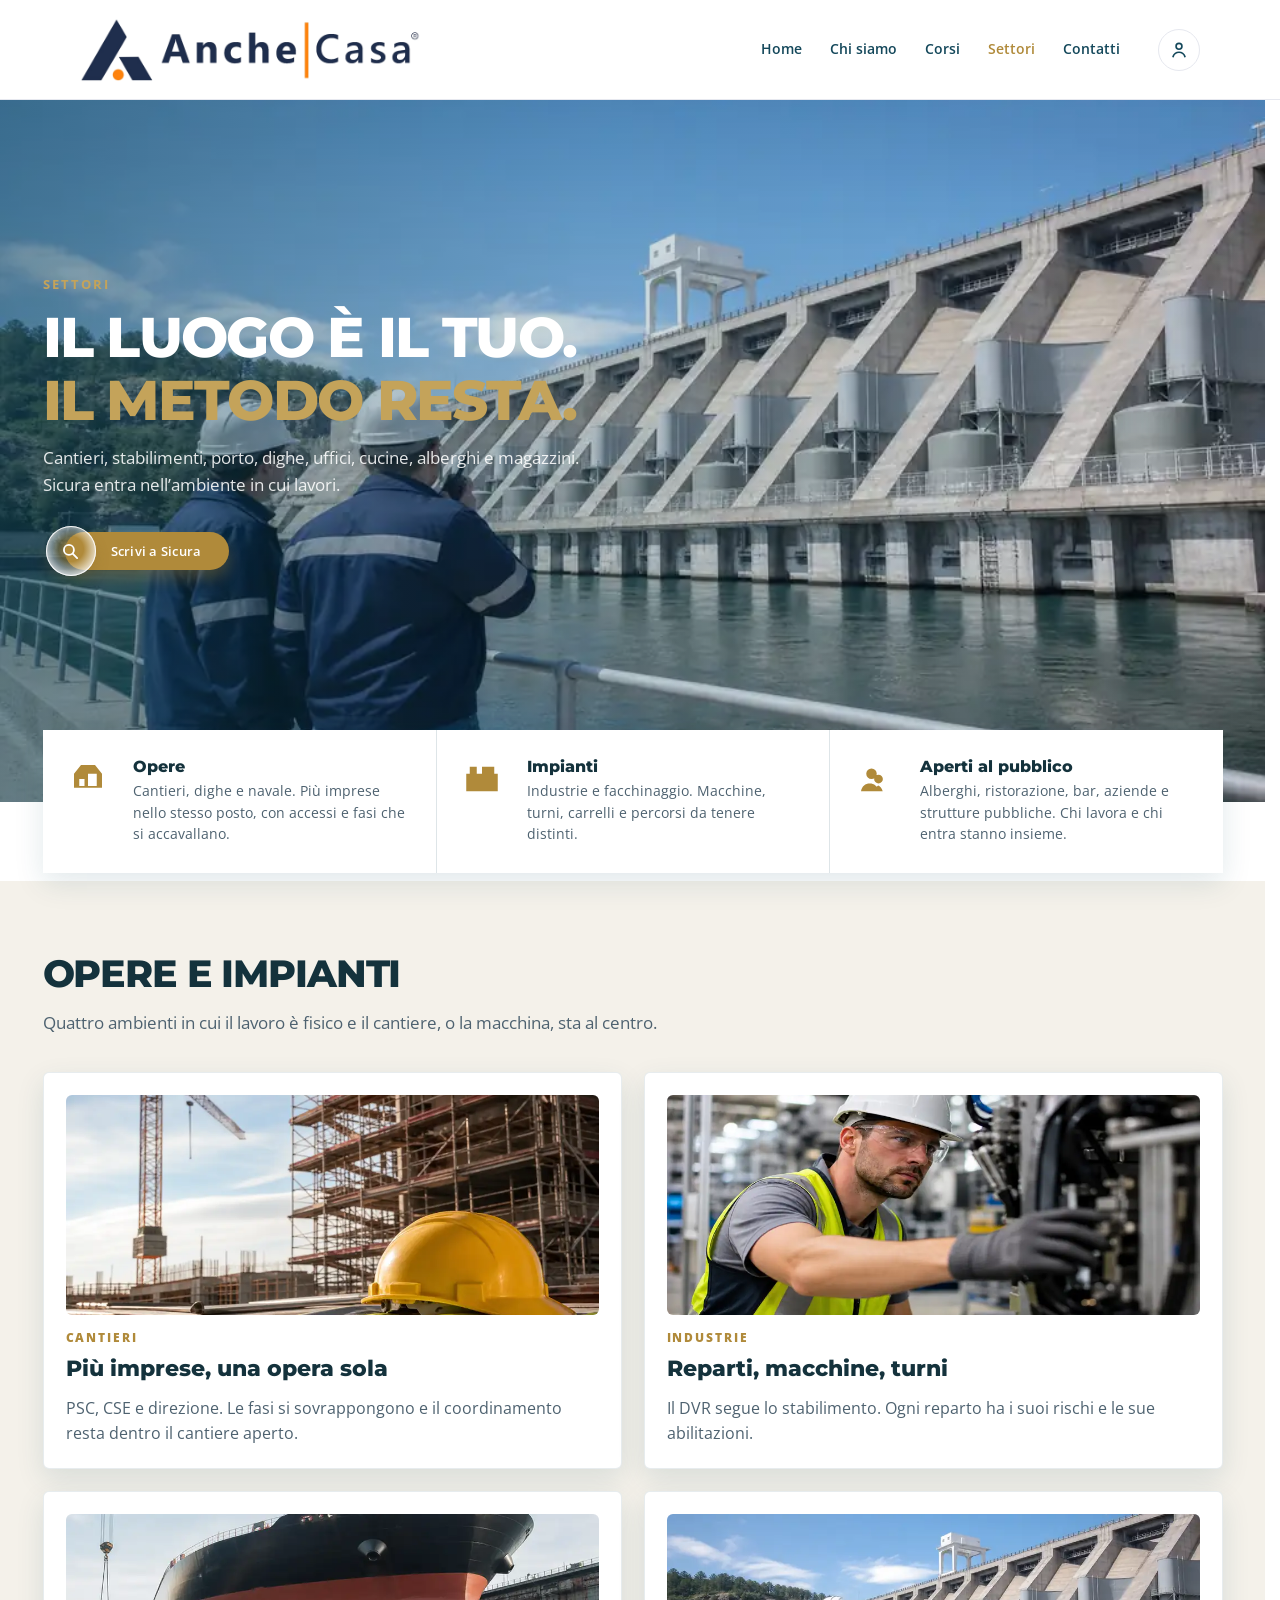
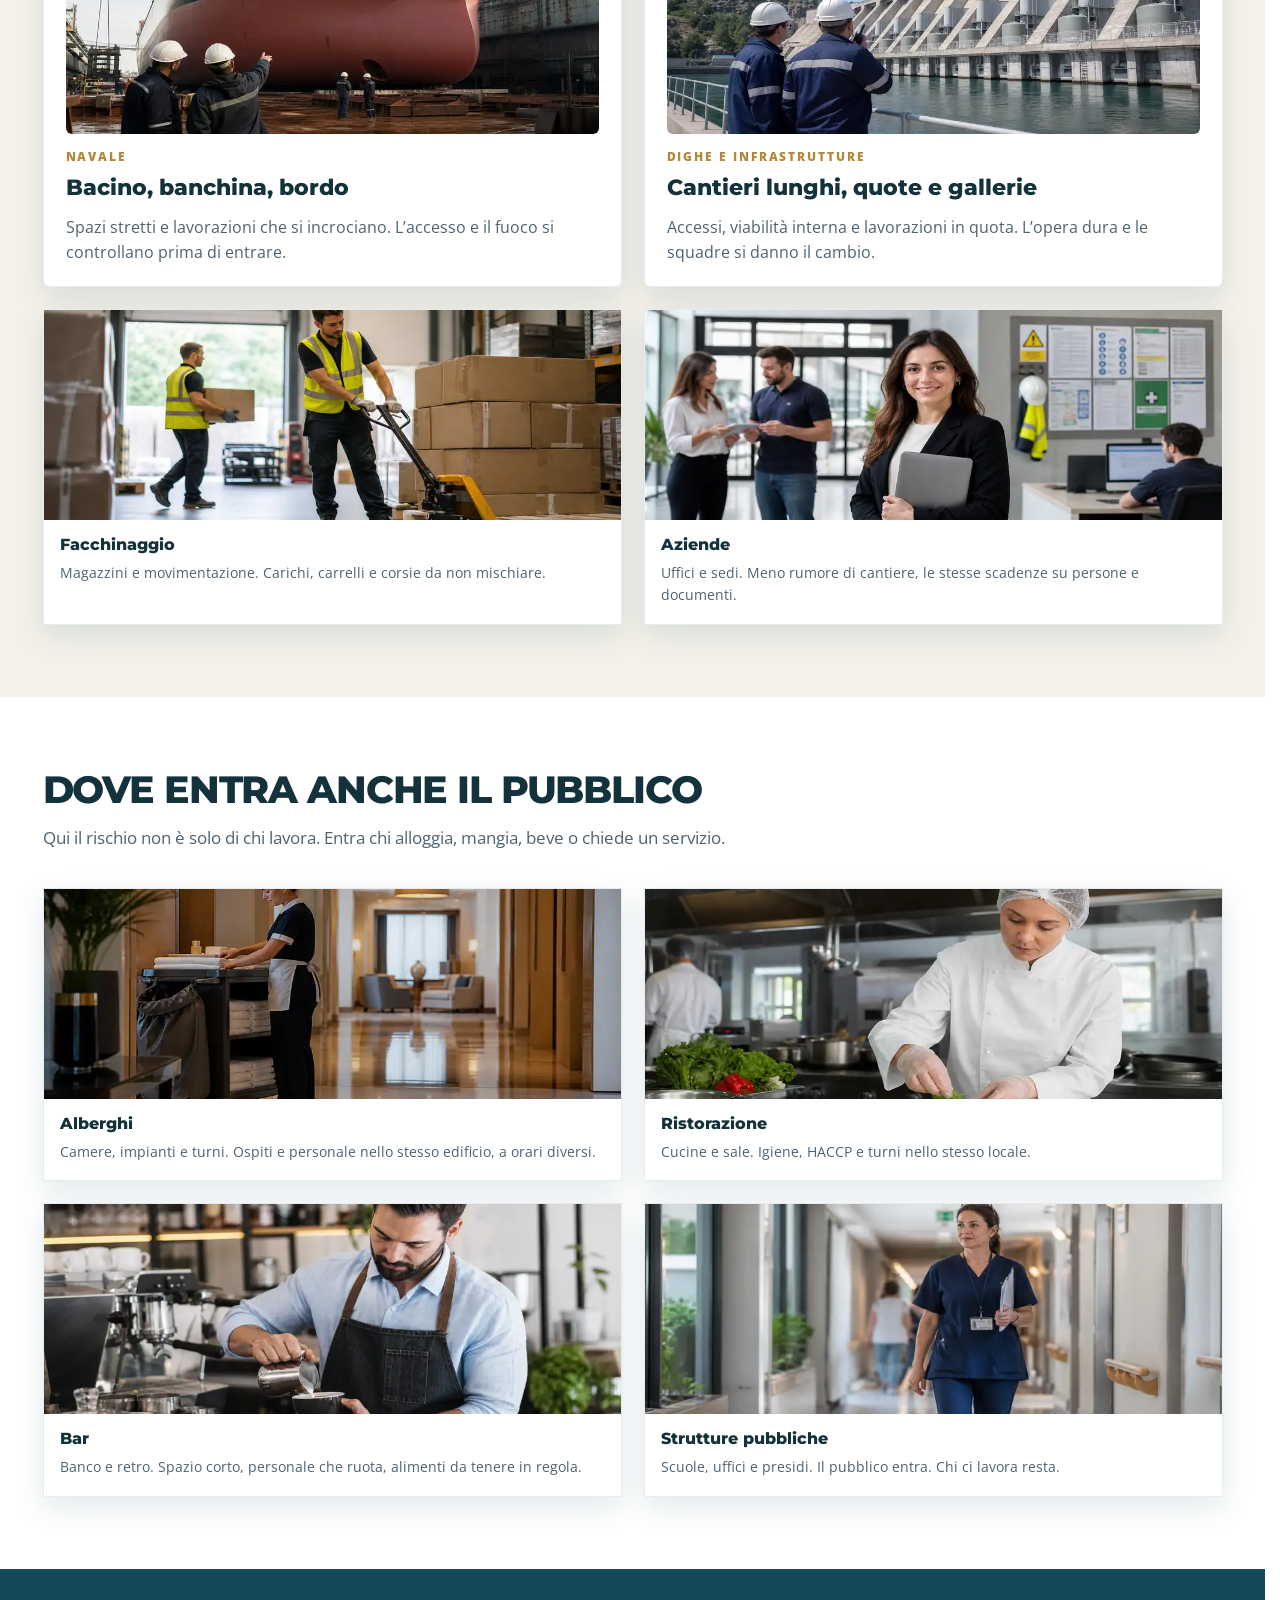
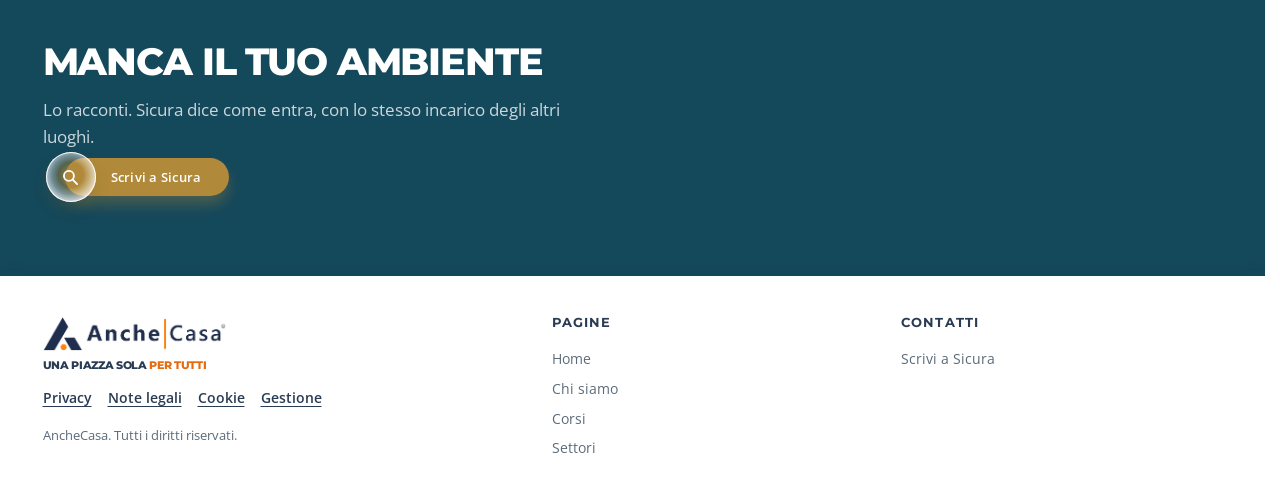
<file: progetti.html>
<!DOCTYPE html>
<html lang="it">
<head>
  <meta charset="UTF-8" />
  <meta name="viewport" content="width=device-width, initial-scale=1, viewport-fit=cover" />
  <title>Settori · Sicura</title>
  <meta name="description" content="Cantieri, industrie, navale, dighe, aziende, ristorazione, bar, alberghi, strutture pubbliche e facchinaggio. Sicura entra nel luogo in cui lavori." />
  <link rel="preconnect" href="https://fonts.googleapis.com" />
  <link rel="preconnect" href="https://fonts.gstatic.com" crossorigin />
  <link href="https://fonts.googleapis.com/css2?family=Montserrat:wght@600;700;800&family=Open+Sans:wght@400;600;700&display=swap" rel="stylesheet" />
  <link rel="stylesheet" href="assets/site.css?v=31" />
  <link rel="stylesheet" href="assets/home-az.css?v=32" />
  <link rel="stylesheet" href="assets/pagine.css?v=12" />
</head>
<body class="az-home pagina-settori">
  <header class="site-header">
    <div class="wrap nav">
      <div class="brand">
        <a href="https://www.anchecasa.it/" aria-label="AncheCasa, vai al sito">
          <img class="anche" src="assets/anchecasa-orizzontale.png?v=1" alt="Anche Casa" />
        </a>
      </div>
      <nav class="nav-links" id="menu">
        <a href="index.html">Home</a>
        <a href="chi-siamo.html">Chi siamo</a>
        <a href="corsi.html">Corsi</a>
        <a href="progetti.html">Settori</a>
        <a href="contatti.html">Contatti</a>
      </nav>
      <button class="burger" id="burger" aria-label="Menu"><span></span><span></span><span></span></button>
    </div>
  </header>
  <main>
    <section class="az-hero">
      <img class="az-hero-bg" src="assets/cat-dighe.webp" alt="">
      <div class="wrap">
        <p class="kicker">Settori</p>
        <h1>Il luogo è il tuo.<br><span class="accent">Il metodo resta.</span></h1>
        <p class="lead">Cantieri, stabilimenti, porto, dighe, uffici, cucine, alberghi e magazzini. Sicura entra nell’ambiente in cui lavori.</p>
        <a class="btn-lente" href="contatti.html#contact-form">
          <span class="btn-lente-orb" aria-hidden="true">
            <svg viewBox="0 0 24 24" width="21" height="21" fill="none">
              <circle cx="10.2" cy="10.2" r="5.7" stroke="#fff" stroke-width="2.1"/>
              <path d="M14.5 14.5 L19.6 19.6" stroke="#fff" stroke-width="2.1" stroke-linecap="round"/>
            </svg>
          </span>
          Scrivi a Sicura
        </a>
      </div>
    </section>

    <div class="az-strip-wrap">
      <div class="wrap az-strip">
        <article>
          <svg viewBox="0 0 48 48" fill="none" aria-hidden="true"><path d="M8 34V18l8-10h16l8 10v16H8zm6-2h6v-8h-6v8zm10 0h10V18H24v14z" fill="currentColor"/></svg>
          <div>
            <h3>Opere</h3>
            <p>Cantieri, dighe e navale. Più imprese nello stesso posto, con accessi e fasi che si accavallano.</p>
          </div>
        </article>
        <article>
          <svg viewBox="0 0 48 48" fill="none" aria-hidden="true"><path d="M6 18h36v20H6V18zm4-8h8v8H10v-8zm14 0h14v8H24v-8z" fill="currentColor"/></svg>
          <div>
            <h3>Impianti</h3>
            <p>Industrie e facchinaggio. Macchine, turni, carrelli e percorsi da tenere distinti.</p>
          </div>
        </article>
        <article>
          <svg viewBox="0 0 48 48" fill="none" aria-hidden="true"><path d="M14 18a6 6 0 1 1 12 0 6 6 0 0 1-12 0zm14 1a5 5 0 1 1 0 10 5 5 0 0 1 0-10zM8 38c1-6 5-9 10-9s9 3 10 9H8zm16-1c.3-2.4 1.6-4.4 3.6-5.6 2.2 1 4.4 3 5.2 6.6H24z" fill="currentColor"/></svg>
          <div>
            <h3>Aperti al pubblico</h3>
            <p>Alberghi, ristorazione, bar, aziende e strutture pubbliche. Chi lavora e chi entra stanno insieme.</p>
          </div>
        </article>
      </div>
    </div>

    <section class="az-band carta">
      <div class="wrap">
        <div class="az-band-head">
          <h2>Opere e impianti</h2>
          <p class="lead ink">Quattro ambienti in cui il lavoro è fisico e il cantiere, o la macchina, sta al centro.</p>
        </div>
        <div class="set-coppie">
          <article class="az-how" id="cantieri">
            <img src="assets/cat-cantieri.webp" alt="Cantiere edile">
            <div>
              <small>Cantieri</small>
              <h3>Più imprese, una opera sola</h3>
              <p>PSC, CSE e direzione. Le fasi si sovrappongono e il coordinamento resta dentro il cantiere aperto.</p>
            </div>
          </article>
          <article class="az-how" id="industrie">
            <img src="assets/cat-industrie.webp" alt="Stabilimento industriale">
            <div>
              <small>Industrie</small>
              <h3>Reparti, macchine, turni</h3>
              <p>Il DVR segue lo stabilimento. Ogni reparto ha i suoi rischi e le sue abilitazioni.</p>
            </div>
          </article>
          <article class="az-how" id="navali">
            <img src="assets/cat-navali.webp" alt="Cantiere navale">
            <div>
              <small>Navale</small>
              <h3>Bacino, banchina, bordo</h3>
              <p>Spazi stretti e lavorazioni che si incrociano. L’accesso e il fuoco si controllano prima di entrare.</p>
            </div>
          </article>
          <article class="az-how" id="dighe">
            <img src="assets/cat-dighe.webp" alt="Opera infrastrutturale">
            <div>
              <small>Dighe e infrastrutture</small>
              <h3>Cantieri lunghi, quote e gallerie</h3>
              <p>Accessi, viabilità interna e lavorazioni in quota. L’opera dura e le squadre si danno il cambio.</p>
            </div>
          </article>
        </div>
        <div class="az-shots set-due">
          <article class="az-shot" id="facchinaggio">
            <img src="assets/cat-facchinaggio.webp" alt="Movimentazione merci">
            <h3>Facchinaggio</h3>
            <p>Magazzini e movimentazione. Carichi, carrelli e corsie da non mischiare.</p>
          </article>
          <article class="az-shot" id="aziende">
            <img src="assets/cat-aziende.webp" alt="Sede aziendale">
            <h3>Aziende</h3>
            <p>Uffici e sedi. Meno rumore di cantiere, le stesse scadenze su persone e documenti.</p>
          </article>
        </div>
      </div>
    </section>

    <section class="az-band">
      <div class="wrap">
        <div class="az-band-head">
          <h2>Dove entra anche il pubblico</h2>
          <p class="lead ink">Qui il rischio non è solo di chi lavora. Entra chi alloggia, mangia, beve o chiede un servizio.</p>
        </div>
        <div class="az-shots set-due">
          <article class="az-shot" id="alberghi">
            <img src="assets/cat-alberghi.webp" alt="Struttura ricettiva">
            <h3>Alberghi</h3>
            <p>Camere, impianti e turni. Ospiti e personale nello stesso edificio, a orari diversi.</p>
          </article>
          <article class="az-shot" id="ristorazione">
            <img src="assets/cat-ristorazione.webp" alt="Cucina professionale">
            <h3>Ristorazione</h3>
            <p>Cucine e sale. Igiene, HACCP e turni nello stesso locale.</p>
          </article>
          <article class="az-shot" id="bar">
            <img src="assets/cat-bar.webp" alt="Locale">
            <h3>Bar</h3>
            <p>Banco e retro. Spazio corto, personale che ruota, alimenti da tenere in regola.</p>
          </article>
          <article class="az-shot" id="pubbliche">
            <img src="assets/cat-pubbliche.webp" alt="Struttura pubblica">
            <h3>Strutture pubbliche</h3>
            <p>Scuole, uffici e presidi. Il pubblico entra. Chi ci lavora resta.</p>
          </article>
        </div>
      </div>
    </section>

    <section class="az-band petrolio fondo-scuro">
      <div class="wrap">
        <div class="az-band-head">
          <h2>Manca il tuo ambiente</h2>
          <p class="lead">Lo racconti. Sicura dice come entra, con lo stesso incarico degli altri luoghi.</p>
        </div>
        <a class="btn-lente" href="contatti.html#contact-form">
          <span class="btn-lente-orb" aria-hidden="true">
            <svg viewBox="0 0 24 24" width="21" height="21" fill="none">
              <circle cx="10.2" cy="10.2" r="5.7" stroke="#fff" stroke-width="2.1"/>
              <path d="M14.5 14.5 L19.6 19.6" stroke="#fff" stroke-width="2.1" stroke-linecap="round"/>
            </svg>
          </span>
          Scrivi a Sicura
        </a>
      </div>
    </section>
  </main>
  <div id="ac-footer"></div>
  <script src="assets/site.js?v=20"></script>
</body>
</html>
</file>
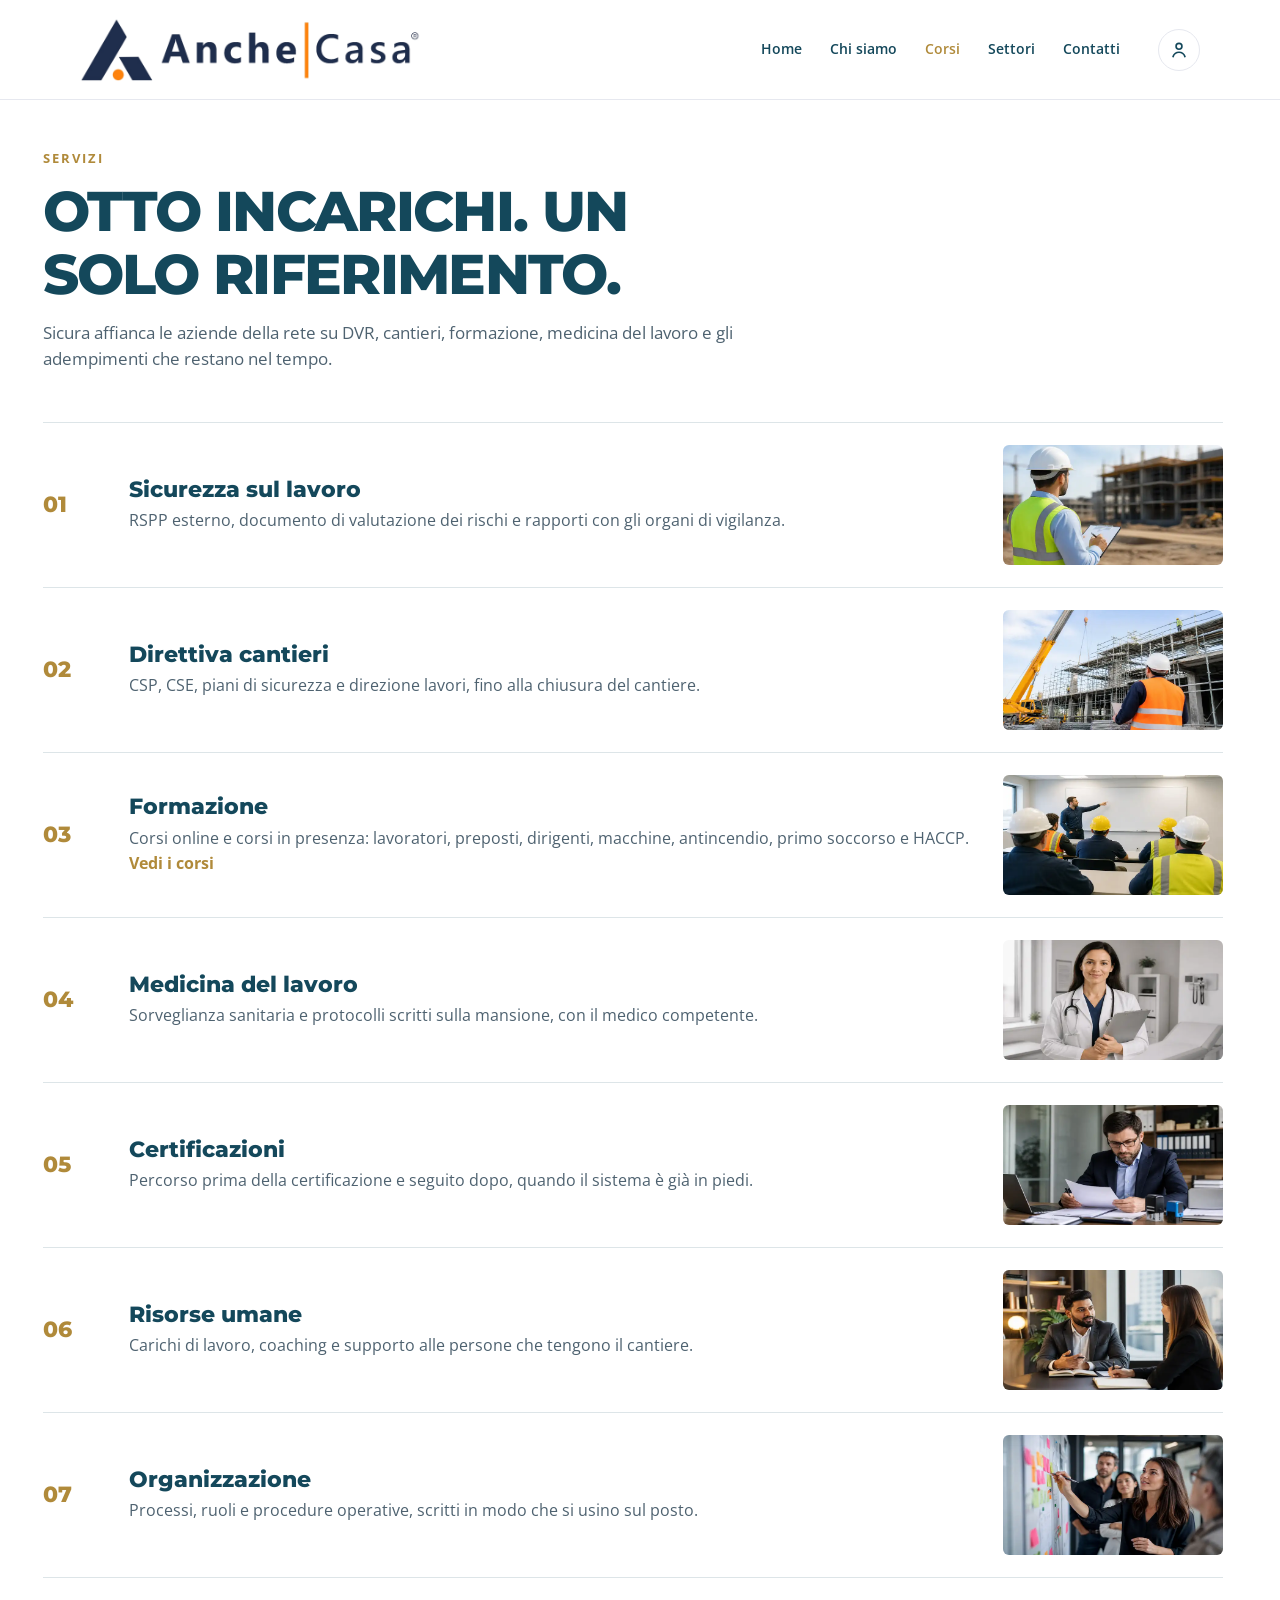
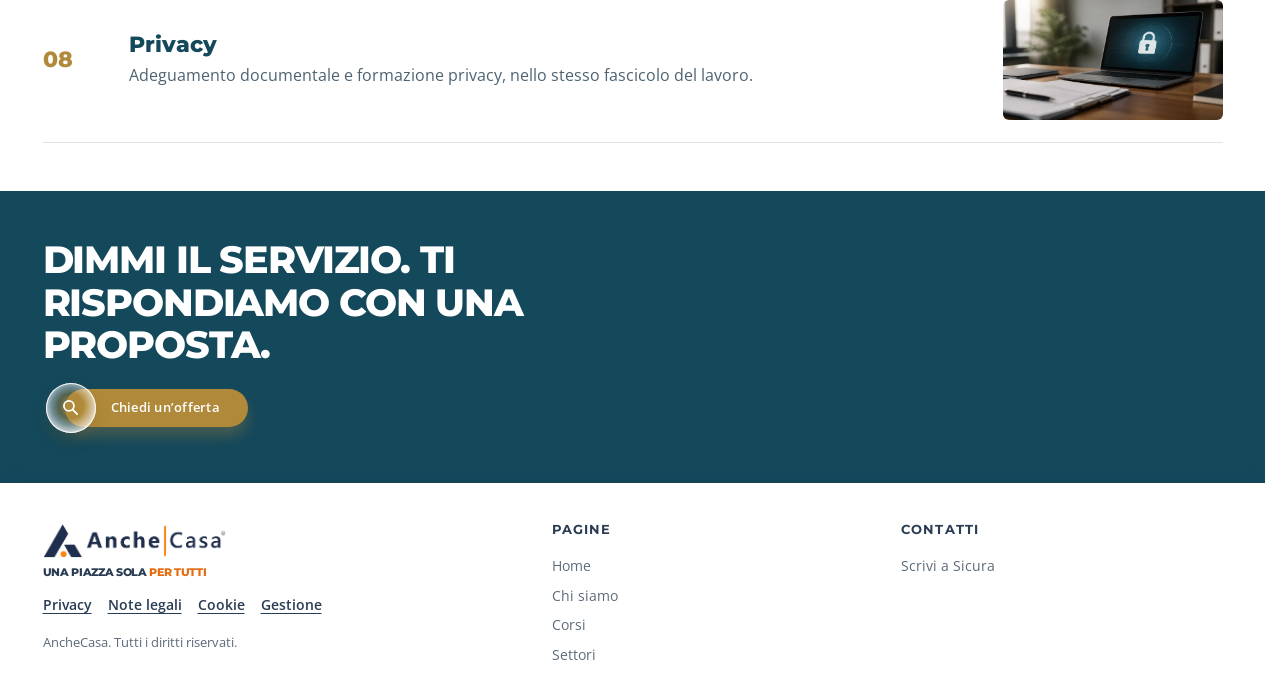
<file: servizi.html>
<!DOCTYPE html>
<html lang="it">
<head>
  <meta charset="UTF-8" />
  <meta name="viewport" content="width=device-width, initial-scale=1, viewport-fit=cover" />
  <title>Servizi · Sicura S.r.l.</title>
  <meta name="description" content="I servizi Sicura per le aziende della rete: sicurezza sul lavoro, cantieri, formazione, medicina, certificazioni, persone, organizzazione e privacy." />
  <link rel="preconnect" href="https://fonts.googleapis.com" />
  <link rel="preconnect" href="https://fonts.gstatic.com" crossorigin />
  <link href="https://fonts.googleapis.com/css2?family=Montserrat:wght@600;700;800&family=Open+Sans:wght@400;600;700&display=swap" rel="stylesheet" />
  <link rel="stylesheet" href="assets/site.css?v=31" />
  <link rel="stylesheet" href="assets/home-az.css?v=32" />
  <link rel="stylesheet" href="assets/pagine.css?v=3" />
</head>
<body class="az-home pagina-servizi">
  <header class="site-header">
    <div class="wrap nav">
      <div class="brand">
        <a href="https://www.anchecasa.it/" aria-label="AncheCasa, vai al sito">
          <img class="anche" src="assets/anchecasa-orizzontale.png?v=1" alt="Anche Casa" />
        </a>
      </div>
      <nav class="nav-links" id="menu">
        <a href="index.html">Home</a>
        <a href="chi-siamo.html">Chi siamo</a>
        <a href="corsi.html">Corsi</a>
        <a href="progetti.html">Settori</a>
        <a href="contatti.html">Contatti</a>
      </nav>
      <button class="burger" id="burger" aria-label="Menu"><span></span><span></span><span></span></button>
    </div>
  </header>
  <main>
    <section class="srv-testa">
      <div class="wrap">
        <p class="kicker">Servizi</p>
        <h1>Otto incarichi. Un solo riferimento.</h1>
        <p class="lead ink">Sicura affianca le aziende della rete su DVR, cantieri, formazione, medicina del lavoro e gli adempimenti che restano nel tempo.</p>
      </div>
    </section>
    <div class="wrap">
      <ol class="srv-indice">
        <li id="sicurezza-lavoro">
          <span class="num">01</span>
          <div>
            <h3>Sicurezza sul lavoro</h3>
            <p>RSPP esterno, documento di valutazione dei rischi e rapporti con gli organi di vigilanza.</p>
          </div>
          <img src="assets/svc-sicurezza.webp?v=2" alt="Sicurezza sul lavoro">
        </li>
        <li id="direttiva-cantieri">
          <span class="num">02</span>
          <div>
            <h3>Direttiva cantieri</h3>
            <p>CSP, CSE, piani di sicurezza e direzione lavori, fino alla chiusura del cantiere.</p>
          </div>
          <img src="assets/svc-cantieri.webp?v=2" alt="Direttiva cantieri">
        </li>
        <li id="formazione">
          <span class="num">03</span>
          <div>
            <h3>Formazione</h3>
            <p>Corsi online e corsi in presenza: lavoratori, preposti, dirigenti, macchine, antincendio, primo soccorso e HACCP. <a href="corsi.html">Vedi i corsi</a></p>
          </div>
          <img src="assets/svc-formazione.webp?v=2" alt="Formazione">
        </li>
        <li id="medicina">
          <span class="num">04</span>
          <div>
            <h3>Medicina del lavoro</h3>
            <p>Sorveglianza sanitaria e protocolli scritti sulla mansione, con il medico competente.</p>
          </div>
          <img src="assets/svc-medicina.webp?v=2" alt="Medicina del lavoro">
        </li>
        <li id="certificazioni">
          <span class="num">05</span>
          <div>
            <h3>Certificazioni</h3>
            <p>Percorso prima della certificazione e seguito dopo, quando il sistema è già in piedi.</p>
          </div>
          <img src="assets/svc-certificazioni.webp?v=2" alt="Certificazioni">
        </li>
        <li id="hr">
          <span class="num">06</span>
          <div>
            <h3>Risorse umane</h3>
            <p>Carichi di lavoro, coaching e supporto alle persone che tengono il cantiere.</p>
          </div>
          <img src="assets/svc-hr.webp?v=2" alt="Risorse umane">
        </li>
        <li id="organizzazione">
          <span class="num">07</span>
          <div>
            <h3>Organizzazione</h3>
            <p>Processi, ruoli e procedure operative, scritti in modo che si usino sul posto.</p>
          </div>
          <img src="assets/svc-organizzazione.webp?v=2" alt="Organizzazione">
        </li>
        <li id="privacy">
          <span class="num">08</span>
          <div>
            <h3>Privacy</h3>
            <p>Adeguamento documentale e formazione privacy, nello stesso fascicolo del lavoro.</p>
          </div>
          <img src="assets/svc-privacy.webp?v=2" alt="Privacy">
        </li>
      </ol>
    </div>
    <section class="srv-chiusura fondo-scuro">
      <div class="wrap">
        <h2>Dimmi il servizio. Ti rispondiamo con una proposta.</h2>
        <a class="btn-lente" href="contatti.html">
          <span class="btn-lente-orb" aria-hidden="true">
            <svg viewBox="0 0 24 24" width="21" height="21" fill="none">
              <circle cx="10.2" cy="10.2" r="5.7" stroke="#fff" stroke-width="2.1"/>
              <path d="M14.5 14.5 L19.6 19.6" stroke="#fff" stroke-width="2.1" stroke-linecap="round"/>
            </svg>
          </span>
          Chiedi un’offerta
        </a>
      </div>
    </section>
  </main>
  <div id="ac-footer"></div>
  <script src="assets/site.js?v=20"></script>
</body>
</html>
</file>
<file: assets/site.css>
@import url("https://fonts.googleapis.com/css2?family=Open+Sans:wght@600;700&display=swap");
:root {
  --navy: #14485B;
  --navy-deep: #0E475B;
  --orange: #B08A3A;
  --orange-hot: #C4A35A;
  --ink: #14323C;
  --muted: #5c6478;
  --line: #e6e8ef;
  --paper: #F4F1EA;
  --white: #ffffff;
  --teal: #14485B;
  --bronze: #C4A35A;
  --shadow: 0 18px 40px rgba(14, 71, 91, 0.12);
  --font: "Manrope", system-ui, sans-serif;
  --display: "Space Grotesk", system-ui, sans-serif;
}

* { box-sizing: border-box; margin: 0; padding: 0; }
html {
  scroll-behavior: smooth;
  overflow-x: hidden;
  max-width: 100%;
  scrollbar-gutter: stable;
}
body {
  font-family: var(--font);
  color: var(--ink);
  background: var(--white);
  line-height: 1.55;
  overflow-x: hidden;
  max-width: 100%;
  width: 100%;
  padding-top: 100px;
}
img { max-width: 100%; height: auto; display: block; }
a { color: inherit; text-decoration: none; }
ul { list-style: none; }
button, input, select, textarea { font: inherit; max-width: 100%; }

.wrap {
  width: min(1180px, calc(100% - 32px));
  margin: 0 auto;
  max-width: 100%;
}
.section { padding: 88px 0; }
.section.alt { background: var(--paper); }
.eyebrow {
  display: inline-block;
  font-size: 12px;
  font-weight: 700;
  letter-spacing: 0.16em;
  text-transform: uppercase;
  color: var(--orange);
  margin-bottom: 14px;
}
h1, h2, h3 {
  font-family: var(--display);
  letter-spacing: -0.03em;
  line-height: 1.12;
}
h1 { font-size: clamp(40px, 6vw, 68px); }
h2 { font-size: clamp(30px, 4vw, 46px); margin-bottom: 14px; }
h3 { font-size: 22px; }
.lead { color: var(--muted); font-size: 17px; max-width: 58ch; overflow-wrap: break-word; white-space: normal; }
.accent { color: var(--orange); font-style: italic; font-weight: 600; }

.btn {
  display: inline-flex; align-items: center; justify-content: center; gap: 8px;
  min-height: 48px; padding: 0 22px;
  border-radius: 10px; border: 0; cursor: pointer;
  font-weight: 700; font-size: 14px;
  transition: transform .15s ease, filter .15s ease;
}
.btn:hover { transform: translateY(-1px); filter: brightness(1.03); }
.btn-orange { background: var(--orange); color: #fff; }

/* Lente. Petrolio su fondo chiaro. Ocra su fondo petrolio. */
.btn-lente {
  position: relative;
  display: inline-flex;
  align-items: center;
  margin: 8px 0 8px 22px;
  padding: 0 28px 0 46px;
  height: 38px;
  border: 0;
  border-radius: 999px;
  background: #14485B;
  color: #fff;
  font-size: 13px;
  font-weight: 600;
  letter-spacing: 0.02em;
  line-height: 1;
  flex-shrink: 0;
  white-space: nowrap;
  text-transform: none;
  box-shadow: 0 9px 14px rgba(14, 40, 55, 0.24);
}
.btn-lente-orb {
  position: absolute;
  z-index: 1;
  left: -19px;
  top: 50%;
  width: 50px;
  height: 50px;
  margin-top: -25px;
  border-radius: 50%;
  display: grid;
  place-items: center;
  background:
    radial-gradient(circle at 50% 46%,
      rgba(20, 72, 91, 0.82) 0%,
      rgba(20, 72, 91, 0.4) 34%,
      rgba(196, 163, 90, 0.34) 50%,
      rgba(255, 255, 255, 0.62) 70%,
      #ffffff 100%);
  box-shadow:
    0 8px 14px rgba(20, 40, 55, 0.22),
    inset 0 0 0 1px rgba(255, 255, 255, 0.9);
}
.btn-lente-orb svg { display: block; }
.btn-lente:hover {
  background: #0E475B;
  color: #fff;
  filter: none;
  transform: none;
  box-shadow: 0 12px 18px rgba(14, 40, 55, 0.3);
}
.az-hero .btn-lente,
.az-talk .btn-lente,
.fondo-scuro .btn-lente {
  background: #B08A3A;
  box-shadow: 0 9px 14px rgba(176, 138, 58, 0.32);
}
.az-hero .btn-lente:hover,
.az-talk .btn-lente:hover,
.fondo-scuro .btn-lente:hover {
  background: #9a7430;
  box-shadow: 0 12px 18px rgba(154, 116, 48, 0.34);
}
.az-hero .btn-lente-orb,
.az-talk .btn-lente-orb,
.fondo-scuro .btn-lente-orb {
  background:
    radial-gradient(circle at 50% 46%,
      rgba(176, 138, 58, 0.88) 0%,
      rgba(176, 138, 58, 0.4) 34%,
      rgba(244, 241, 234, 0.4) 52%,
      rgba(255, 255, 255, 0.72) 70%,
      #ffffff 100%);
  box-shadow:
    0 8px 14px rgba(120, 90, 30, 0.22),
    inset 0 0 0 1px rgba(255, 255, 255, 0.9);
}
.pagina-vuota {
  min-height: calc(100vh - 220px);
  display: grid;
  place-items: center;
}
.btn-dark { background: var(--navy); color: #fff; }
.btn-wa { background: #25d366; color: #fff; }
.btn-ghost {
  background: transparent; color: var(--navy);
  border: 1px solid rgba(36,46,76,.2);
}
.btn-ghost.light { color: #fff; border-color: rgba(255,255,255,.35); }

.nav-cta { flex-shrink: 0; min-height: 42px; padding: 0 18px; }

.site-header {
  position: fixed;
  top: 0;
  left: 0;
  right: 0;
  z-index: 50;
  height: 100px;
  box-sizing: border-box;
  background: #ffffff;
  border-bottom: 1px solid var(--line);
  font-family: "Open Sans", "Segoe UI", sans-serif;
}
.site-header .wrap.nav {
  width: min(1120px, calc(100% - 40px));
  height: 100%;
}
.nav {
  display: flex; align-items: center;
  height: 100%; min-height: 0; gap: 18px;
}
.brand { display: flex; align-items: center; gap: 14px; min-width: 0; flex: 0 0 auto; margin-right: auto; }
.brand img.anche { height: 72px; width: auto; max-width: 340px; object-fit: contain; }
.brand .partner {
  display: flex; align-items: center; gap: 10px;
  padding-left: 14px; border-left: 1px solid var(--line);
  min-width: 0;
}
.brand .partner .lab {
  font-size: 10px; color: var(--muted); text-transform: uppercase;
  letter-spacing: .12em; font-weight: 700; white-space: nowrap;
}
.brand .partner img.lockup { height: 39.1px; width: auto; max-width: 150px; object-fit: contain; }
.nav-links {
  display: flex; align-items: center; gap: 4px;
  flex: 0 0 auto;
  font-size: 14px; font-weight: 600; color: var(--navy);
}
.nav-links a { padding: 10px 12px; white-space: nowrap; font-weight: 600; line-height: 1.2; }
.nav-links a:hover, .nav-links .active { color: var(--orange); }
.profilo { position: relative; margin-left: 8px; flex: 0 0 auto; }
.profilo-btn {
  width: 42px; height: 42px; border-radius: 50%;
  border: 1px solid var(--line); background: #fff; color: var(--navy);
  display: grid; place-items: center; padding: 0; cursor: pointer;
}
.profilo-btn:hover,
.profilo-btn[aria-expanded="true"] { border-color: var(--orange); color: var(--orange); }
.profilo-menu {
  position: absolute; right: 0; top: calc(100% + 8px);
  min-width: 168px; background: #fff;
  border: 1px solid var(--line); box-shadow: var(--shadow);
  padding: 8px 0; z-index: 70;
}
.profilo-menu a {
  display: block; padding: 10px 16px;
  color: var(--navy); font-size: 14px; font-weight: 700;
}
.profilo-menu a:hover { color: var(--orange); }
.burger {
  display: none; width: 42px; height: 42px; border: 1px solid var(--line);
  border-radius: 0; background: #fff; cursor: pointer; margin-left: 8px;
  flex: 0 0 auto; padding: 10px;
}
.burger span { display: block; height: 2px; background: var(--navy); margin: 6px 0; }

.hero {
  position: relative;
  min-height: calc(100vh - 120px);
  display: grid; align-items: center;
  color: #fff; overflow: hidden;
}
.hero-bg {
  position: absolute; inset: 0;
  background:
    linear-gradient(105deg, rgba(23,30,51,.78) 0%, rgba(23,30,51,.48) 42%, rgba(23,30,51,.22) 100%),
    url("bg-cantiere-hero.webp") center 42%/cover;
}
.hero .wrap, .hero-content {
  position: relative;
  padding: 96px 28px 80px;
  max-width: 760px;
  box-sizing: border-box;
}
.hero-mock .hero-content {
  margin: 0 auto 0 0;
  width: min(1180px, calc(100% - 64px));
  max-width: 680px;
  padding-left: max(28px, env(safe-area-inset-left));
  padding-right: max(28px, env(safe-area-inset-right));
}
.hero h1 { max-width: 16ch; }
.hero-mock h1 { max-width: 15ch; }
.hero .lead { color: rgba(255,255,255,.84); margin: 18px 0 28px; }
.hero-actions { display: flex; flex-wrap: wrap; gap: 14px; align-items: center; }
.phone-link { color: #fff; font-weight: 700; }
.trust-row {
  display: grid;
  grid-template-columns: repeat(3, minmax(0, 1fr));
  gap: 14px;
  margin-top: 40px;
  padding-top: 28px;
  border-top: 1px solid rgba(255,255,255,.2);
}
.trust-item {
  display: flex; flex-direction: column; gap: 4px;
}
.trust-item strong {
  font-family: var(--display);
  font-size: 16px;
}
.trust-item span {
  font-size: 13px;
  color: rgba(255,255,255,.75);
}

.center-head { text-align: center; margin: 0 auto 36px; max-width: 640px; }
.center-head .lead { margin: 0 auto; }
.center-cta { text-align: center; margin-top: 28px; }

.svc-strip-section { background: #fff; }
.svc-strip {
  display: grid;
  grid-template-columns: repeat(5, minmax(0, 1fr));
  gap: 14px;
}
.svc-strip-2 {
  grid-template-columns: repeat(3, minmax(0, 1fr));
  margin-top: 14px;
  max-width: 760px;
  margin-left: auto;
  margin-right: auto;
}
.svc-tile {
  display: flex;
  flex-direction: column;
  gap: 10px;
  padding: 16px;
  border: 1px solid var(--line);
  border-radius: 14px;
  background: #fff;
  box-shadow: 0 8px 24px rgba(23,30,51,.06);
  text-decoration: none;
  color: var(--ink);
  cursor: pointer;
  transition: transform .2s ease, box-shadow .2s ease, border-color .2s ease;
  min-height: 100%;
}
.svc-tile:hover {
  transform: translateY(-3px);
  border-color: var(--orange);
  box-shadow: 0 16px 32px rgba(23,30,51,.12);
}
.svc-tile-img {
  display: block;
  width: 100%;
  height: auto;
  aspect-ratio: 16/10;
  object-fit: cover;
  border-radius: 10px;
  background: var(--paper);
}
.svc-tile h3 {
  font-size: 17px;
  color: var(--navy);
}
.svc-tile p {
  font-size: 13px;
  color: var(--muted);
  line-height: 1.45;
  overflow-wrap: break-word;
  white-space: normal;
}

.about-stats {
  display: grid;
  grid-template-columns: repeat(3, minmax(0, 1fr));
  gap: 12px;
  margin-top: 28px;
}
.about-stat {
  padding: 16px;
  border: 1px solid var(--line);
  border-radius: 12px;
  background: #fff;
}
.about-stat b {
  display: block;
  font-family: var(--display);
  font-size: 18px;
  color: var(--navy);
  margin-bottom: 4px;
}
.about-stat span { font-size: 13px; color: var(--muted); }

.project-grid {
  display: grid;
  grid-template-columns: repeat(4, minmax(0, 1fr));
  gap: 14px;
}
.project-card {
  position: relative;
  isolation: isolate;
  overflow: hidden;
  border-radius: 14px;
  min-height: 220px;
  display: flex;
  align-items: flex-end;
  padding: 16px;
  color: #fff;
  text-decoration: none;
  cursor: pointer;
  box-shadow: var(--shadow);
  transition: transform .2s ease;
}
.project-card::before {
  content: "";
  position: absolute; inset: 0; z-index: -2;
  background: var(--svc-img) center/cover no-repeat;
}
.project-card::after {
  content: "";
  position: absolute; inset: 0; z-index: -1;
  background: linear-gradient(180deg, transparent, rgba(17,22,38,.88));
}
.project-card:hover { transform: translateY(-3px); }
.project-card span {
  font-family: var(--display);
  font-size: 18px;
  font-weight: 700;
}

.cta-bar {
  background: var(--navy);
  color: #fff;
  padding: 36px 0;
}
.cta-bar-inner {
  display: flex;
  align-items: center;
  justify-content: space-between;
  gap: 24px;
  flex-wrap: wrap;
}
.cta-bar h2 { margin-bottom: 6px; font-size: clamp(24px, 3vw, 34px); }
.cta-bar p { color: rgba(255,255,255,.78); max-width: 52ch; }

.quote-grid {
  display: grid;
  grid-template-columns: 1fr 1.05fr;
  gap: 36px;
  align-items: start;
}
.quote-grid a { color: var(--orange); font-weight: 700; }

.hero-card {
  background: #fff; color: var(--ink);
  border-radius: 18px; padding: 28px;
  box-shadow: var(--shadow);
}
.hero-card h3 { margin-bottom: 8px; }
.hero-card p { color: var(--muted); font-size: 14px; margin-bottom: 18px; }
.hero-services .hero-svc-list {
  list-style: none;
  display: grid;
  gap: 8px;
  margin: 0 0 18px;
  padding: 0;
}
.hero-services .hero-svc-list a {
  display: block;
  padding: 10px 12px;
  border-radius: 10px;
  background: var(--paper);
  border: 1px solid var(--line);
  color: var(--navy);
  font-size: 14px;
  font-weight: 600;
}
.hero-services .hero-svc-list a:hover {
  border-color: var(--orange);
  color: var(--orange);
}
.hero-services .btn { width: 100%; justify-content: center; }
.form-grid { display: grid; gap: 12px; }
.form-grid label { font-size: 12px; font-weight: 700; color: var(--navy); }
.form-grid input, .form-grid select, .form-grid textarea {
  width: 100%; border: 1px solid var(--line); border-radius: 10px;
  padding: 12px 14px; background: var(--paper);
}
.form-note { display: none; margin-top: 12px; padding: 12px; border-radius: 10px; background: #eaf7ef; color: #1d5a3a; font-size: 14px; }

.values {
  display: grid; grid-template-columns: repeat(4, 1fr);
  margin-top: -36px; position: relative; z-index: 2; gap: 12px;
}
.value {
  position: relative; isolation: isolate; overflow: hidden;
  min-height: 220px; border-radius: 16px; color: #fff;
  display: flex; flex-direction: column; justify-content: flex-end;
  padding: 18px; box-shadow: var(--shadow);
  text-decoration: none;
  cursor: pointer;
  transition: transform .2s ease, box-shadow .2s ease;
}
a.value:hover, a.mini:hover, a.step:hover {
  transform: translateY(-3px);
  box-shadow: 0 16px 36px rgba(23,30,51,.22);
}
.value::before {
  content: ""; position: absolute; inset: 0; z-index: -2;
  background: var(--svc-img) center/cover no-repeat;
}
.value::after {
  content: ""; position: absolute; inset: 0; z-index: -1;
  background: linear-gradient(180deg, rgba(23,30,51,.1), rgba(17,22,38,.92));
}
.value strong { font-family: var(--display); font-size: 18px; }
.value span { font-size: 14px; opacity: .9; margin-top: 6px; }

.partners {
  display: flex; flex-wrap: wrap; gap: 20px; align-items: center; justify-content: center;
  padding: 34px 0; border-bottom: 1px solid var(--line);
}
.partner-card {
  display: inline-flex;
  align-items: center;
  justify-content: center;
  gap: 18px;
  flex-wrap: wrap;
  background: #ffffff;
  border: 1px solid var(--line);
  border-radius: 18px;
  padding: 18px 28px;
  box-shadow: var(--shadow);
  max-width: 100%;
  box-sizing: border-box;
}
.partner-card img.anche {
  height: 44px;
  width: auto;
  max-width: 42vw;
}
.partner-card img.sicura {
  height: 52px;
  width: auto;
  max-width: min(220px, 46vw);
  object-fit: contain;
}
.partner-card .lab {
  font-size: 11px;
  font-weight: 800;
  letter-spacing: .16em;
  text-transform: uppercase;
  color: var(--muted);
  padding: 0 4px;
}
.partner-card.block {
  display: flex;
  width: 100%;
  margin-top: 24px;
}
.foot-brand .partner-card {
  margin: 12px 0 14px;
  padding: 14px 18px;
  justify-content: flex-start;
}
.foot-brand .partner-card img.anche { height: 36px; }
.foot-brand .partner-card img.sicura { height: 42px; }

.split { display: grid; grid-template-columns: 1fr 1fr; gap: 48px; align-items: center; }
.split-photo {
  border-radius: 22px; overflow: hidden; min-height: 420px;
  background: url("bg-cantiere-elmetti.webp") center 30%/cover;
  box-shadow: var(--shadow);
}
.mini-cards { display: grid; grid-template-columns: repeat(3, 1fr); gap: 12px; margin-top: 28px; }
.mini {
  position: relative; isolation: isolate; overflow: hidden;
  min-height: 150px; border-radius: 14px; color: #fff;
  display: flex; flex-direction: column; justify-content: flex-end;
  padding: 14px; box-shadow: var(--shadow);
  text-decoration: none; cursor: pointer;
  transition: transform .2s ease, box-shadow .2s ease;
}
.mini::before {
  content: ""; position: absolute; inset: 0; z-index: -2;
  background: var(--svc-img) center/cover no-repeat;
}
.mini::after {
  content: ""; position: absolute; inset: 0; z-index: -1;
  background: linear-gradient(180deg, transparent, rgba(17,22,38,.9));
}
.mini b { display: block; font-size: 15px; margin-bottom: 4px; }
.mini span { font-size: 13px; opacity: .9; }

.head-row { display: flex; justify-content: space-between; gap: 20px; align-items: end; margin-bottom: 28px; flex-wrap: wrap; }
.services, .sectors {
  display: grid; grid-template-columns: repeat(3, 1fr); gap: 16px;
}
.sectors { grid-template-columns: repeat(5, 1fr); }
.sectors-list { grid-template-columns: repeat(2, 1fr); }

.service-card, .sector-card {
  position: relative; isolation: isolate; overflow: hidden;
  border-radius: 18px; min-height: 280px; color: #fff;
  display: flex; flex-direction: column; justify-content: flex-end;
  box-shadow: var(--shadow);
  text-decoration: none; cursor: pointer;
  transition: transform .2s ease, box-shadow .2s ease;
}
.service-card:hover, .sector-card:hover {
  transform: translateY(-4px);
  box-shadow: 0 22px 44px rgba(23,30,51,.22);
}
.service-card::before, .sector-card::before {
  content: ""; position: absolute; inset: 0; z-index: -2;
  background: var(--svc-img) center/cover no-repeat;
  transition: transform .35s ease;
}
.service-card:hover::before, .sector-card:hover::before { transform: scale(1.07); }
.service-card::after, .sector-card::after {
  content: ""; position: absolute; inset: 0; z-index: -1;
  background: linear-gradient(180deg, rgba(23,30,51,.12) 0%, rgba(17,22,38,.92) 100%);
}
.service-card .body, .sector-card .body { padding: 20px 22px 24px; }
.icon-pill { display: none !important; }
.service-card p, .sector-card p { color: rgba(255,255,255,.84); font-size: 14px; margin-top: 8px; overflow-wrap: break-word; white-space: normal; }
.service-card .more { display: inline-flex; margin-top: 14px; color: var(--orange-hot); font-weight: 700; font-size: 13px; }

.service-card.plain, .light-card {
  background: transparent; color: #fff; border: 0;
  min-height: 240px; justify-content: flex-end; box-shadow: var(--shadow);
}
.service-card.plain::before, .light-card::before { display: block; }
.service-card.plain::after, .light-card::after { display: block; }
.service-card.plain .body, .light-card .body { padding: 20px 22px 24px; }
.service-card.plain h3, .light-card h3 { color: #fff; }
.service-card.plain p, .light-card p { color: rgba(255,255,255,.86); }
.service-card.plain .icon-pill { display: none !important; }

.steps { display: grid; grid-template-columns: repeat(4, 1fr); gap: 14px; }
.step {
  position: relative; isolation: isolate; overflow: hidden;
  border-radius: 16px; min-height: 240px; color: #fff;
  display: flex; flex-direction: column; justify-content: flex-end;
  padding: 18px; box-shadow: var(--shadow);
  text-decoration: none; cursor: pointer;
  transition: transform .2s ease, box-shadow .2s ease;
}
.step::before {
  content: ""; position: absolute; inset: 0; z-index: -2;
  background: var(--svc-img) center/cover no-repeat;
}
.step::after {
  content: ""; position: absolute; inset: 0; z-index: -1;
  background: linear-gradient(180deg, rgba(23,30,51,.05), rgba(17,22,38,.92));
}
.step .num { font-family: var(--display); font-size: 28px; color: var(--orange); margin-bottom: 8px; }
.step p { color: rgba(255,255,255,.88); font-size: 14px; margin-top: 8px; }

.band {
  border-radius: 24px; overflow: hidden; color: #fff;
  display: grid; grid-template-columns: 1.2fr .8fr;
  background:
    linear-gradient(120deg, rgba(23,30,51,.92), rgba(15,60,79,.78)),
    url("cat-navali.webp") center/cover;
}
.band > div { padding: 48px; }
.band .panel {
  background: rgba(255,255,255,.08);
  border-left: 1px solid rgba(255,255,255,.12);
}
.band .stat { margin-bottom: 22px; }
.band .stat b { display: block; font-family: var(--display); font-size: 34px; }
.band .stat span { opacity: .8; }

.detail {
  scroll-margin-top: 100px;
  background: #fff; border: 1px solid var(--line); border-radius: 20px;
  padding: 28px; margin-bottom: 16px;
  text-decoration: none; color: inherit; display: block;
  cursor: default;
  transition: transform .2s ease, box-shadow .2s ease;
}
a.detail { cursor: pointer; }
a.detail:hover {
  transform: translateY(-3px);
  box-shadow: 0 16px 36px rgba(23,30,51,.16);
}
.detail .meta { color: var(--orange); font-weight: 700; font-size: 12px; letter-spacing: .12em; text-transform: uppercase; margin-bottom: 10px; }
.detail h3 { color: var(--navy); margin-bottom: 8px; }
.detail ul { margin-top: 14px; display: grid; gap: 8px; }
.detail li { padding-left: 18px; position: relative; color: var(--muted); font-size: 14px; }
.detail li::before {
  content: ""; position: absolute; left: 0; top: 9px;
  width: 8px; height: 8px; border-radius: 50%; background: var(--orange);
}
.detail-media {
  border-radius: 14px; overflow: hidden; margin: 16px 0 8px;
  aspect-ratio: 21/9; background: center/cover no-repeat;
}

.partnership {
  display: none;
}

.footer-cta {
  margin: 40px 0 0; border-radius: 24px; overflow: hidden; color: #fff; text-align: center;
  padding: 72px 24px;
  background:
    linear-gradient(120deg, rgba(23,30,51,.9), rgba(36,46,76,.75)),
    url("cat-dighe.webp") center/cover;
}
.footer-cta h2 { max-width: 18ch; margin: 0 auto 18px; }

.site-footer {
  background: var(--navy-deep); color: rgba(255,255,255,.75);
  padding: 28px 0; margin-top: 40px;
}
.foot-bar {
  display: flex;
  flex-wrap: wrap;
  gap: 10px 22px;
  align-items: center;
  justify-content: space-between;
  font-size: 13px;
  font-weight: 600;
  color: rgba(255,255,255,.82);
}
.foot-bar a { color: #fff; display: inline; margin: 0; }
.foot-bar a:hover { color: var(--orange-hot); }
.foot-grid {
  display: grid; grid-template-columns: 1.3fr 1fr 1fr 1fr; gap: 28px; margin-bottom: 36px;
}
.site-footer h4 { color: #fff; margin-bottom: 14px; font-size: 14px; }
.site-footer a { display: block; margin-bottom: 8px; font-size: 14px; }
.site-footer a:hover { color: var(--orange); }
.foot-brand p { font-size: 14px; }
.copy {
  border-top: 1px solid rgba(255,255,255,.1);
  padding-top: 18px; font-size: 13px;
  display: flex; justify-content: space-between; gap: 12px; flex-wrap: wrap;
}

.page-hero {
  position: relative;
  isolation: isolate;
  overflow: hidden;
  color: #fff;
  padding: 72px 0 56px;
  background: var(--navy);
}
.page-hero::before {
  content: "";
  position: absolute; inset: 0; z-index: -1;
  background:
    linear-gradient(105deg, rgba(23,30,51,.82) 0%, rgba(23,30,51,.55) 55%, rgba(23,30,51,.38) 100%),
    url("bg-cantiere-giubbotti.webp") center 35%/cover;
}
.page-hero .lead { color: rgba(255,255,255,.78); }

.jump-grid {
  display: grid; grid-template-columns: repeat(3, 1fr); gap: 14px; margin-top: 32px;
}
.jump-card {
  position: relative; isolation: isolate; overflow: hidden;
  border-radius: 16px; min-height: 160px; color: #fff;
  display: flex; align-items: flex-end; padding: 18px;
  box-shadow: var(--shadow);
  text-decoration: none; cursor: pointer;
  transition: transform .2s ease, box-shadow .2s ease;
}
.jump-card:hover { transform: translateY(-3px); }
.jump-card::before {
  content: ""; position: absolute; inset: 0; z-index: -2;
  background: var(--svc-img) center/cover no-repeat;
}
.jump-card::after {
  content: ""; position: absolute; inset: 0; z-index: -1;
  background: linear-gradient(180deg, transparent, rgba(17,22,38,.9));
}
.jump-card .icon-pill { margin: 0 0 10px; }
.jump-card .more { color: var(--orange-hot); font-weight: 700; font-size: 13px; margin-top: 6px; display: block; }

.wa-page {
  min-height: 100vh; display: grid; place-items: center;
  background:
    radial-gradient(700px 400px at 20% 0%, rgba(245,130,32,.2), transparent),
    linear-gradient(180deg, #171e33, #0f3c4f);
  color: #fff; padding: 40px 20px;
}
.wa-card {
  width: min(520px, 100%);
  background: rgba(255,255,255,.06);
  border: 1px solid rgba(255,255,255,.14);
  border-radius: 24px; padding: 36px 28px; text-align: center;
  box-shadow: var(--shadow);
}
.wa-card img.logo { height: 120px; width: auto; margin: 0 auto 18px; }
.wa-card h1 { font-size: 34px; margin-bottom: 8px; }
.wa-card p { color: rgba(255,255,255,.8); margin-bottom: 22px; }
.wa-card .actions { display: grid; gap: 12px; }
.wa-preview {
  border-radius: 14px; overflow: hidden; margin: 18px 0 22px;
  border: 1px solid rgba(255,255,255,.12);
}

.back-top {
  position: fixed;
  right: max(16px, env(safe-area-inset-right));
  bottom: max(20px, env(safe-area-inset-bottom));
  z-index: 80;
  width: 48px;
  height: 48px;
  border: 0;
  border-radius: 50%;
  background: var(--orange);
  color: #fff;
  font-size: 22px;
  font-weight: 700;
  line-height: 1;
  cursor: pointer;
  box-shadow: 0 10px 28px rgba(23, 30, 51, .28);
  opacity: 0;
  visibility: hidden;
  transform: translateY(10px);
  transition: opacity .2s ease, transform .2s ease, visibility .2s ease;
}
.back-top.show {
  opacity: 1;
  visibility: visible;
  transform: translateY(0);
}
.back-top:hover { filter: brightness(1.05); }

@media (max-width: 1100px) {
  .sectors { grid-template-columns: repeat(3, 1fr); }
  .nav-links {
    position: fixed; top: 100px; left: 25%; right: 0; bottom: 0;
    margin: 0;
    flex-direction: column; align-items: stretch;
    background: rgba(255, 255, 255, 0.92);
    padding: 12px 20px 24px;
    z-index: 60;
    overflow: auto;
    transform: translateX(100%);
    visibility: hidden;
  }
  .nav-links.open { transform: translateX(0); visibility: visible; }
  .nav-links a { padding: 14px 4px; border-top: 1px solid var(--line); }
  .nav-links a:first-child { border-top: 0; }
  .burger { display: inline-block; }
}
@media (max-width: 980px) {
  .site-header .wrap.nav { position: relative; }
  .hero .wrap, .split, .band, .foot-grid, .quote-grid { grid-template-columns: 1fr; }
  .values, .services, .steps, .mini-cards, .jump-grid, .sectors { grid-template-columns: 1fr 1fr; }
  .svc-strip { grid-template-columns: repeat(2, minmax(0, 1fr)); }
  .svc-strip-2 { grid-template-columns: 1fr 1fr; max-width: none; }
  .project-grid { grid-template-columns: 1fr 1fr; }
  .trust-row { grid-template-columns: 1fr; gap: 12px; }
  .about-stats { grid-template-columns: 1fr; }
  .nav-cta { display: none; }
  .hero .wrap, .hero-content {
    padding: 56px 20px 48px;
    width: calc(100% - 40px);
    max-width: none;
  }
  .hero-mock .hero-content {
    width: calc(100% - 40px);
    padding-left: 20px;
    padding-right: 20px;
  }
  .hero h1 { max-width: none; }
  .section { padding: 56px 0; }
  .band > div { padding: 28px; }
  .band .panel { border-left: 0; border-top: 1px solid rgba(255,255,255,.12); }
  .split-photo { min-height: 260px; }
  .values { margin-top: -24px; }
  .cta-bar-inner { flex-direction: column; align-items: flex-start; }
}
@media (max-width: 640px) {
  .wrap { width: calc(100% - 24px); }
  .values, .services, .steps, .mini-cards, .jump-grid, .sectors,
  .sectors[style], .svc-strip, .svc-strip-2, .project-grid { grid-template-columns: 1fr !important; }
  .foot-bar { justify-content: center; text-align: center; }
  .burger { width: 42px; height: 42px; }
  h1 { font-size: clamp(28px, 8vw, 40px); }
  h2 { font-size: clamp(24px, 6vw, 34px); }
  .lead { font-size: 15px; max-width: none; }
  .hero { min-height: auto; }
  .hero-card { padding: 20px; }
  .partner-card {
    padding: 14px 16px;
    gap: 10px;
    width: 100%;
  }
  .partner-card img.anche { height: 32px; }
  .partner-card img.sicura { height: 36px; max-width: 55%; }
  .service-card, .sector-card, .step, .value { min-height: 200px; }
  .detail { padding: 18px; }
  .detail-media { aspect-ratio: 16/9; }
  .page-hero { padding: 48px 0 36px; }
  .footer-cta { padding: 48px 18px; margin-top: 24px; }
  .footer-cta h2 { max-width: none; }
  .site-footer { padding: 40px 0 24px; }
  .copy { flex-direction: column; }
  .head-row { align-items: start; }
  .head-row .btn { width: 100%; }
  .brand img.anche { height: 66px; width: auto; max-width: calc(70vw + 3px); object-fit: contain; }
}

/* CONGELATO 23.09.2026. Footer Sicura (.ac-foot). Una fascia bianca.
   Claim su una riga, 11px. Non riusare .site-footer. */
.ac-foot {
  background: #fff;
  color: #2A3C54;
  font-family: "Open Sans", "Segoe UI", sans-serif;
  font-size: 14px;
  box-shadow: 0 -2px 14px rgba(26, 36, 50, 0.08);
}
.ac-foot-grid {
  display: grid;
  grid-template-columns: 1.5fr 1fr 1fr;
  gap: 28px;
  padding: 36px 0 28px;
}
.ac-foot h4 {
  font-family: Montserrat, "Segoe UI", sans-serif;
  color: #2A3C54;
  font-size: 13px;
  letter-spacing: 0.08em;
  text-transform: uppercase;
  margin: 0 0 12px;
}
.ac-foot a {
  display: block;
  padding: 4px 0;
  margin: 0;
  color: #5c6b7a;
  font-size: 14px;
}
.ac-foot a:hover { color: #E56B10; }
.ac-foot-grid span { display: block; padding: 4px 0; color: #5c6b7a; }
.ac-foot-logo { display: inline-flex; margin-bottom: 12px; padding: 0; }
.ac-foot-logo img { height: 35px; width: auto; max-width: 184px; }
.ac-foot-claim {
  margin: 4px 0 16px;
  max-width: none;
  white-space: nowrap;
  font-family: Montserrat, "Segoe UI", sans-serif;
  font-weight: 800;
  font-size: 11px;
  letter-spacing: -0.03em;
  line-height: 1.12;
  text-transform: uppercase;
  color: #2A3C54;
}
.ac-foot-claim span { display: inline; padding: 0; color: #E56B10; }
.ac-foot-legal { display: flex; flex-wrap: wrap; gap: 8px 16px; }
.ac-foot-legal a {
  display: inline;
  padding: 0;
  color: #2A3C54;
  font-weight: 600;
  text-decoration: underline;
  text-underline-offset: 3px;
}
.ac-foot-legal a:hover { color: #E56B10; }
.ac-foot-copy { margin: 16px 0 0; font-size: 13px; color: #5c6b7a; }
@media (max-width: 980px) {
  .ac-foot-grid { grid-template-columns: 1fr; }
}
</file>
<file: assets/home-az.css>
/* Home copiata dalla pagina Aziende, nei colori Sicura. */
.az-home {
  --az-ocra: #B08A3A;
  --az-ocra-chiara: #C4A35A;
  --az-petrolio: #14485B;
  --az-petrolio-deep: #0E475B;
  --az-carta: #F4F1EA;
  --az-testo: #14323C;
  --az-muted: #4e6270;
  --az-line: rgba(20, 72, 91, 0.14);
  --az-radius: 6px;
  --az-shadow: 0 10px 28px rgba(14, 71, 91, 0.12);
  --az-font: "Open Sans", "Segoe UI", sans-serif;
  --az-display: Montserrat, "Segoe UI", sans-serif;
  font-family: var(--az-font);
  color: var(--az-testo);
  background: #fff;
}
.az-home h1,
.az-home h2,
.az-home h3 {
  font-family: var(--az-display);
  font-weight: 800;
  letter-spacing: -0.03em;
  line-height: 1.12;
  color: inherit;
  margin: 0 0 14px;
}
.az-home h1 {
  font-size: clamp(34px, 4.6vw, 56px);
  text-transform: uppercase;
  max-width: 11em;
}
.az-home h2 {
  font-size: clamp(26px, 3.2vw, 38px);
  text-transform: uppercase;
}
.az-home h3 {
  font-size: 17px;
  letter-spacing: 0;
  text-transform: none;
}
.az-hero .hero-ghost { visibility: hidden; }
.az-home .kicker {
  margin: 0 0 12px;
  font-size: 13px;
  letter-spacing: 0.16em;
  text-transform: uppercase;
  color: var(--az-ocra-chiara);
  font-weight: 700;
}
.az-home .accent { color: var(--az-ocra-chiara); font-style: normal; font-weight: 800; }
.az-home .lead {
  font-size: 17px;
  color: rgba(255, 255, 255, 0.88);
  max-width: 540px;
  margin: 0 0 26px;
}
.az-cta {
  display: inline-flex;
  align-items: center;
  justify-content: center;
  min-height: 48px;
  padding: 0 22px;
  border-radius: var(--az-radius);
  background: var(--az-ocra);
  color: #fff;
  font-family: var(--az-display);
  font-size: 13px;
  font-weight: 700;
  letter-spacing: 0.06em;
  text-transform: uppercase;
}
.az-cta:hover { background: #9a7430; color: #fff; filter: none; transform: none; }

.az-hero {
  position: relative;
  min-height: 78vh;
  display: flex;
  align-items: center;
  color: #fff;
  overflow: hidden;
  background: var(--az-petrolio-deep);
}
.az-hero-bg {
  position: absolute;
  inset: 0;
  width: 100%;
  height: 100%;
  object-fit: cover;
  object-position: 62% center;
}
.az-hero::after {
  content: "";
  position: absolute;
  inset: 0;
  background: linear-gradient(90deg, rgba(14, 71, 91, 0.52) 0%, rgba(14, 71, 91, 0.22) 46%, rgba(14, 71, 91, 0.04) 100%);
}
.az-hero .wrap { position: relative; z-index: 1; padding: 90px 0 140px; }

.az-strip-wrap {
  position: relative;
  z-index: 2;
  margin-top: -72px;
  padding-bottom: 8px;
}
.az-strip {
  background: #fff;
  box-shadow: var(--az-shadow);
  display: grid;
  grid-template-columns: repeat(3, 1fr);
}
.az-strip article {
  display: grid;
  grid-template-columns: 52px 1fr;
  gap: 14px;
  align-items: start;
  padding: 28px 24px;
  color: var(--az-testo);
}
.az-strip article + article { border-left: 1px solid var(--az-line); }
.az-strip svg { width: 42px; height: 42px; color: var(--az-ocra); }
.az-strip h3 { margin: 0 0 4px; font-size: 16px; }
.az-strip p { margin: 0; color: var(--az-muted); font-size: 14px; }

.az-band { padding: 72px 0; }
.az-band.petrolio { background: var(--az-petrolio); color: #fff; }
.az-band.carta { background: var(--az-carta); }
.az-band-head { margin-bottom: 36px; }
.az-band-head.center { text-align: center; }
.az-band-head .lead { color: var(--az-muted); margin-bottom: 0; }
.az-band.petrolio .az-band-head .lead { color: rgba(255, 255, 255, 0.78); }
.az-band.petrolio h2 { color: #fff; }
.az-band.petrolio .kicker { color: var(--az-ocra-chiara); }

.az-why {
  display: grid;
  grid-template-columns: repeat(3, 1fr);
  gap: 18px;
}
.az-why article {
  background: #0E475B;
  color: #fff;
  text-align: center;
  padding: 32px 22px;
  border-radius: var(--az-radius);
}
.az-why h3 { color: #fff; margin-bottom: 8px; }
.az-why p { margin: 0; color: rgba(255, 255, 255, 0.78); font-size: 14px; }

.az-how-list { display: grid; gap: 28px; }
.az-how {
  display: grid;
  grid-template-columns: 1.05fr 1fr;
  gap: 28px;
  align-items: center;
  background: #fff;
  border: 1px solid rgba(20, 72, 91, 0.1);
  border-radius: var(--az-radius);
  box-shadow: var(--az-shadow);
  padding: 22px;
}
.az-how img {
  width: 100%;
  height: 280px;
  object-fit: cover;
  border-radius: var(--az-radius);
}
.az-how small {
  display: block;
  color: var(--az-ocra);
  letter-spacing: 0.16em;
  text-transform: uppercase;
  font-size: 12px;
  font-weight: 800;
  margin-bottom: 10px;
}
.az-how h3 { font-size: 22px; text-transform: none; color: var(--az-testo); }
.az-how p { margin: 0; color: var(--az-muted); }

.az-shots {
  display: grid;
  grid-template-columns: repeat(3, 1fr);
  gap: 22px;
  margin-top: 36px;
}
.az-shot {
  background: #fff;
  box-shadow: var(--az-shadow);
  border: 1px solid rgba(20, 72, 91, 0.1);
  overflow: hidden;
}
.az-shot img { width: 100%; height: 210px; object-fit: cover; }
.az-shot h3 {
  margin: 0;
  padding: 16px 16px 8px;
  text-align: left;
  font-size: 16px;
  text-transform: none;
  color: var(--az-testo);
}
.az-shot p {
  margin: 0;
  padding: 0 16px 18px;
  text-align: left;
  color: var(--az-muted);
  font-size: 14px;
}
.az-mid {
  display: flex;
  justify-content: center;
  margin-top: 48px;
}
.az-carta .az-how-list + .az-shots,
.az-shots + .az-how-list { margin-top: 48px; }

.az-talk {
  position: relative;
  color: #fff;
  overflow: hidden;
  min-height: 520px;
  display: flex;
  align-items: center;
  background: var(--az-petrolio-deep);
}
.az-talk-bg {
  position: absolute;
  inset: 0;
  width: 100%;
  height: 100%;
  object-fit: cover;
  object-position: 62% center;
}
.az-talk::after {
  content: "";
  position: absolute;
  inset: 0;
  background: linear-gradient(90deg, rgba(14, 71, 91, 0.52) 0%, rgba(14, 71, 91, 0.22) 46%, rgba(14, 71, 91, 0.04) 100%);
}
.az-talk .wrap { position: relative; z-index: 1; padding: 64px 0; }
.az-talk .talk-copy { max-width: 640px; }
.az-talk .lead { color: rgba(255, 255, 255, 0.86); }
.pagina-home .az-talk { align-items: flex-end; }
.pagina-home .az-talk .wrap { width: 100%; padding-top: 0; padding-bottom: 40px; }
.pagina-home .az-talk .talk-copy {
  display: flex;
  flex-direction: column;
  min-height: 360px;
}
.pagina-home .az-talk .lead { margin-top: auto; }
.pagina-home .az-talk .btn-lente { align-self: flex-start; width: auto; }

@media (max-width: 980px) {
  .az-strip,
  .az-why,
  .az-shots,
  .az-how { grid-template-columns: 1fr; }
  .az-strip article + article { border-left: 0; border-top: 1px solid var(--az-line); }
  .az-how img { height: 220px; }
  .az-hero .wrap { padding: 72px 0 120px; }
  .az-talk { min-height: 0; }
  .pagina-home .az-talk { min-height: 520px; }
  .pagina-home .az-talk .talk-copy { min-height: 0; }
  .pagina-home .az-talk .lead { margin-top: 14px; }
}
@media (max-width: 700px) {
  .pagina-home .az-hero {
    min-height: 0;
    display: block;
  }
  .pagina-home .az-hero-bg {
    position: relative;
    inset: auto;
    display: block;
    width: 100%;
    height: auto;
    min-height: 0;
    max-height: none;
    object-fit: contain;
    object-position: center center;
  }
  .pagina-home .az-hero::after { display: none; }
  .pagina-home .az-hero .hero-ghost,
  .pagina-home .az-hero h1 > br { display: none; }
  .pagina-home .az-hero .wrap {
    padding: 20px 0 36px;
    background: #0E475B;
  }
  .pagina-home .az-hero h1 { margin-top: 0; }
  .pagina-home .az-strip-wrap { margin-top: 0; }
}
</file>
<file: assets/pagine.css>
/* Landing interne. Stesso stile della home, strutture diverse. */
.lead.ink { color: var(--az-muted); max-width: 46em; }
.srv-testa .kicker,
.set-intro .kicker { color: var(--az-ocra); }
.lente-svg { display: block; }

.pagina-chi .az-hero-bg { object-position: 62% center; }
.pagina-chi .az-hero { align-items: flex-end; min-height: 92vh; }
.pagina-chi .az-hero .wrap { padding: 24px 0 108px; }
.pagina-chi .az-talk-bg { object-position: 78% center; }
.pagina-chi .az-band.carta { padding-bottom: 36px; }
.pagina-chi .chi-card { padding-bottom: 8px; }
.pagina-chi .chi-card .az-shots { margin-top: 0; }
.pagina-chi .chi-card + .az-band.carta { padding-top: 28px; }

.chi-ruoli {
  display: grid;
  grid-template-columns: repeat(3, 1fr);
  gap: 22px;
  margin-top: 28px;
}
.chi-ruoli article {
  padding-top: 16px;
  border-top: 2px solid var(--az-ocra);
}
.chi-ruoli span {
  display: block;
  margin-bottom: 8px;
  color: var(--az-ocra);
  font-family: var(--az-display);
  font-weight: 800;
  font-size: 13px;
  letter-spacing: 0.14em;
}
.chi-ruoli h3 { margin: 0 0 6px; color: var(--az-petrolio); font-size: 18px; }
.chi-ruoli p { margin: 0; color: var(--az-muted); font-size: 15px; }

.chi-patto {
  display: grid;
  grid-template-columns: 1fr 1fr;
  gap: 28px;
}
.chi-patto article {
  padding: 8px 8px 8px 0;
}
.chi-patto article + article {
  padding-left: 28px;
  border-left: 1px solid rgba(255, 255, 255, 0.22);
}
.chi-patto h3 { color: var(--az-ocra-chiara); margin-bottom: 8px; }
.chi-patto p { margin: 0; color: rgba(255, 255, 255, 0.86); font-size: 16px; }

.chi-clienti { background: #fff; }
.chi-clienti ul {
  list-style: none;
  margin: 0;
  padding: 0;
  display: grid;
  grid-template-columns: 1fr 1fr;
  gap: 0 48px;
}
.chi-clienti li {
  padding: 14px 0 14px 18px;
  border-top: 1px solid var(--az-line);
  color: var(--az-petrolio);
  font-family: var(--az-display);
  font-weight: 700;
  font-size: 16px;
  position: relative;
}
.chi-clienti li::before {
  content: "";
  position: absolute;
  left: 0;
  top: 22px;
  width: 7px;
  height: 7px;
  background: var(--az-ocra);
}
.chi-clienti li:nth-last-child(-n + 2) { border-bottom: 1px solid var(--az-line); }

.srv-testa { padding: 48px 0 12px; background: #fff; }
.srv-testa h1 { color: var(--az-petrolio); }
.srv-indice {
  list-style: none;
  margin: 0;
  padding: 12px 0 48px;
}
.srv-indice li {
  display: grid;
  grid-template-columns: 64px 1fr 220px;
  gap: 22px;
  align-items: center;
  padding: 22px 0;
  border-top: 1px solid var(--az-line);
}
.srv-indice li:last-child { border-bottom: 1px solid var(--az-line); }
.srv-indice .num {
  font-family: var(--az-display);
  font-weight: 800;
  font-size: 22px;
  color: var(--az-ocra);
}
.srv-indice h3 { margin: 0 0 6px; color: var(--az-petrolio); font-size: 22px; }
.srv-indice a { color: var(--az-ocra); font-weight: 700; }
.corsi-hero { min-height: 62vh; }
.corsi-hero .az-hero-bg { object-position: center 12%; }
.az-shot.corso-online { position: relative; }
.corso-icona {
  position: absolute;
  top: 12px;
  left: 12px;
  z-index: 1;
  width: 44px;
  height: 44px;
  border-radius: 50%;
  display: grid;
  place-items: center;
  background: #14485B;
  box-shadow: 0 8px 14px rgba(14, 71, 91, 0.28);
}
.srv-indice p { margin: 0; color: var(--az-muted); }
.srv-indice img {
  width: 220px;
  height: 120px;
  object-fit: cover;
  border-radius: var(--az-radius);
}
.srv-chiusura {
  background: var(--az-petrolio);
  color: #fff;
  padding: 48px 0;
}
.srv-chiusura h2 { max-width: 16em; }

.set-intro { padding: 36px 0 8px; }
.set-intro h1 { color: var(--az-petrolio); }
.set-mosaico {
  display: grid;
  grid-template-columns: 1.4fr 1fr 1fr;
  grid-template-rows: 240px 240px;
  gap: 10px;
  padding-bottom: 28px;
}
.set-tile {
  position: relative;
  display: block;
  overflow: hidden;
  color: #fff;
  min-height: 160px;
}
.set-tile.grande { grid-row: 1 / span 2; }
.set-tile img {
  width: 100%;
  height: 100%;
  object-fit: cover;
}
.set-tile span {
  position: absolute;
  left: 16px;
  bottom: 14px;
  z-index: 1;
  font-family: var(--az-display);
  font-weight: 800;
  letter-spacing: 0.04em;
  text-transform: uppercase;
  font-size: 18px;
}
.set-tile::after {
  content: "";
  position: absolute;
  inset: 0;
  background: linear-gradient(transparent 40%, rgba(14, 71, 91, 0.78));
}
.pagina-settori .az-hero-bg { object-position: center 45%; }
.pagina-settori .set-coppie {
  display: grid;
  grid-template-columns: 1fr 1fr;
  gap: 22px;
}
.pagina-settori .set-coppie .az-how {
  grid-template-columns: 1fr;
  gap: 14px;
}
.pagina-settori .set-coppie .az-how img { height: 220px; }
.pagina-settori .set-due { grid-template-columns: 1fr 1fr; margin-top: 22px; }
.pagina-settori .az-band.petrolio .az-band-head { margin-bottom: 0; max-width: 40em; }

.set-nota {
  background: var(--az-carta);
  padding: 28px 0 64px;
}
.set-nota p { margin: 0; max-width: 46em; color: var(--az-muted); font-size: 17px; }

.con-split {
  display: grid;
  grid-template-columns: 0.9fr 1.1fr;
  min-height: 640px;
}
.con-lato {
  position: relative;
  color: #fff;
  overflow: hidden;
  display: flex;
  align-items: flex-end;
}
.con-lato img {
  position: absolute;
  inset: 0;
  width: 100%;
  height: 100%;
  object-fit: cover;
  object-position: 62% center;
}
.con-lato::after {
  content: "";
  position: absolute;
  inset: 0;
  background: linear-gradient(90deg, rgba(14, 71, 91, 0.52) 0%, rgba(14, 71, 91, 0.22) 46%, rgba(14, 71, 91, 0.04) 100%);
}
.con-lato .testo { position: relative; z-index: 1; padding: 40px; }
.con-lato h1 { color: #fff; }
.pagina-contatti .con-lato .testo { padding: 24px 36px 18px; }
.pagina-contatti .con-lato h1 {
  margin: 0;
  max-width: 12em;
  font-size: clamp(28px, 3.4vw, 44px);
}
.con-lato a { color: var(--az-ocra-chiara); font-weight: 700; }
.con-form {
  background: #fff;
  padding: 40px 36px;
}
.con-form h2 { color: var(--az-petrolio); text-transform: none; font-size: 28px; }
.con-campi {
  display: grid;
  gap: 14px;
}
.con-campi label {
  display: grid;
  gap: 6px;
  font-size: 13px;
  font-weight: 700;
  color: var(--az-petrolio);
}
.con-campi input,
.con-campi select,
.con-campi textarea {
  width: 100%;
  border: 1px solid var(--az-line);
  border-radius: var(--az-radius);
  padding: 12px 14px;
  background: #fff;
  color: var(--az-testo);
}
.con-campi .due { display: grid; grid-template-columns: 1fr 1fr; gap: 14px; }
.form-note { display: none; margin: 12px 0 0; color: var(--az-petrolio); font-weight: 700; }
.con-fatti {
  display: grid;
  grid-template-columns: repeat(3, 1fr);
  background: var(--az-petrolio);
  color: #fff;
}
.con-fatti article { padding: 28px 24px; }
.con-fatti article + article { border-left: 1px solid rgba(255, 255, 255, 0.16); }
.con-fatti h3 { color: var(--az-ocra-chiara); margin-bottom: 6px; }
.con-fatti p { margin: 0; color: rgba(255, 255, 255, 0.82); font-size: 15px; }

@media (max-width: 980px) {
  .con-split, .srv-indice li, .con-campi .due, .con-fatti, .chi-ruoli, .chi-patto, .chi-clienti ul, .pagina-settori .set-coppie, .pagina-settori .set-due {
    grid-template-columns: 1fr;
  }
  .chi-patto article + article { padding-left: 0; border-left: 0; border-top: 1px solid rgba(255, 255, 255, 0.22); padding-top: 22px; }
  .chi-clienti li:nth-last-child(-n + 2) { border-bottom: 0; }
  .chi-clienti li:last-child { border-bottom: 1px solid var(--az-line); }
  .set-mosaico { grid-template-columns: 1fr 1fr; grid-template-rows: none; }
  .set-tile.grande { grid-row: auto; grid-column: 1 / -1; min-height: 240px; }
  .srv-indice img { width: 100%; height: 180px; }
  .con-fatti article + article { border-left: 0; border-top: 1px solid rgba(255, 255, 255, 0.16); }
  .pagina-contatti .con-lato { min-height: 420px; }
}
@media (max-width: 640px) {
  .set-mosaico { grid-template-columns: 1fr; }
}
</file>
